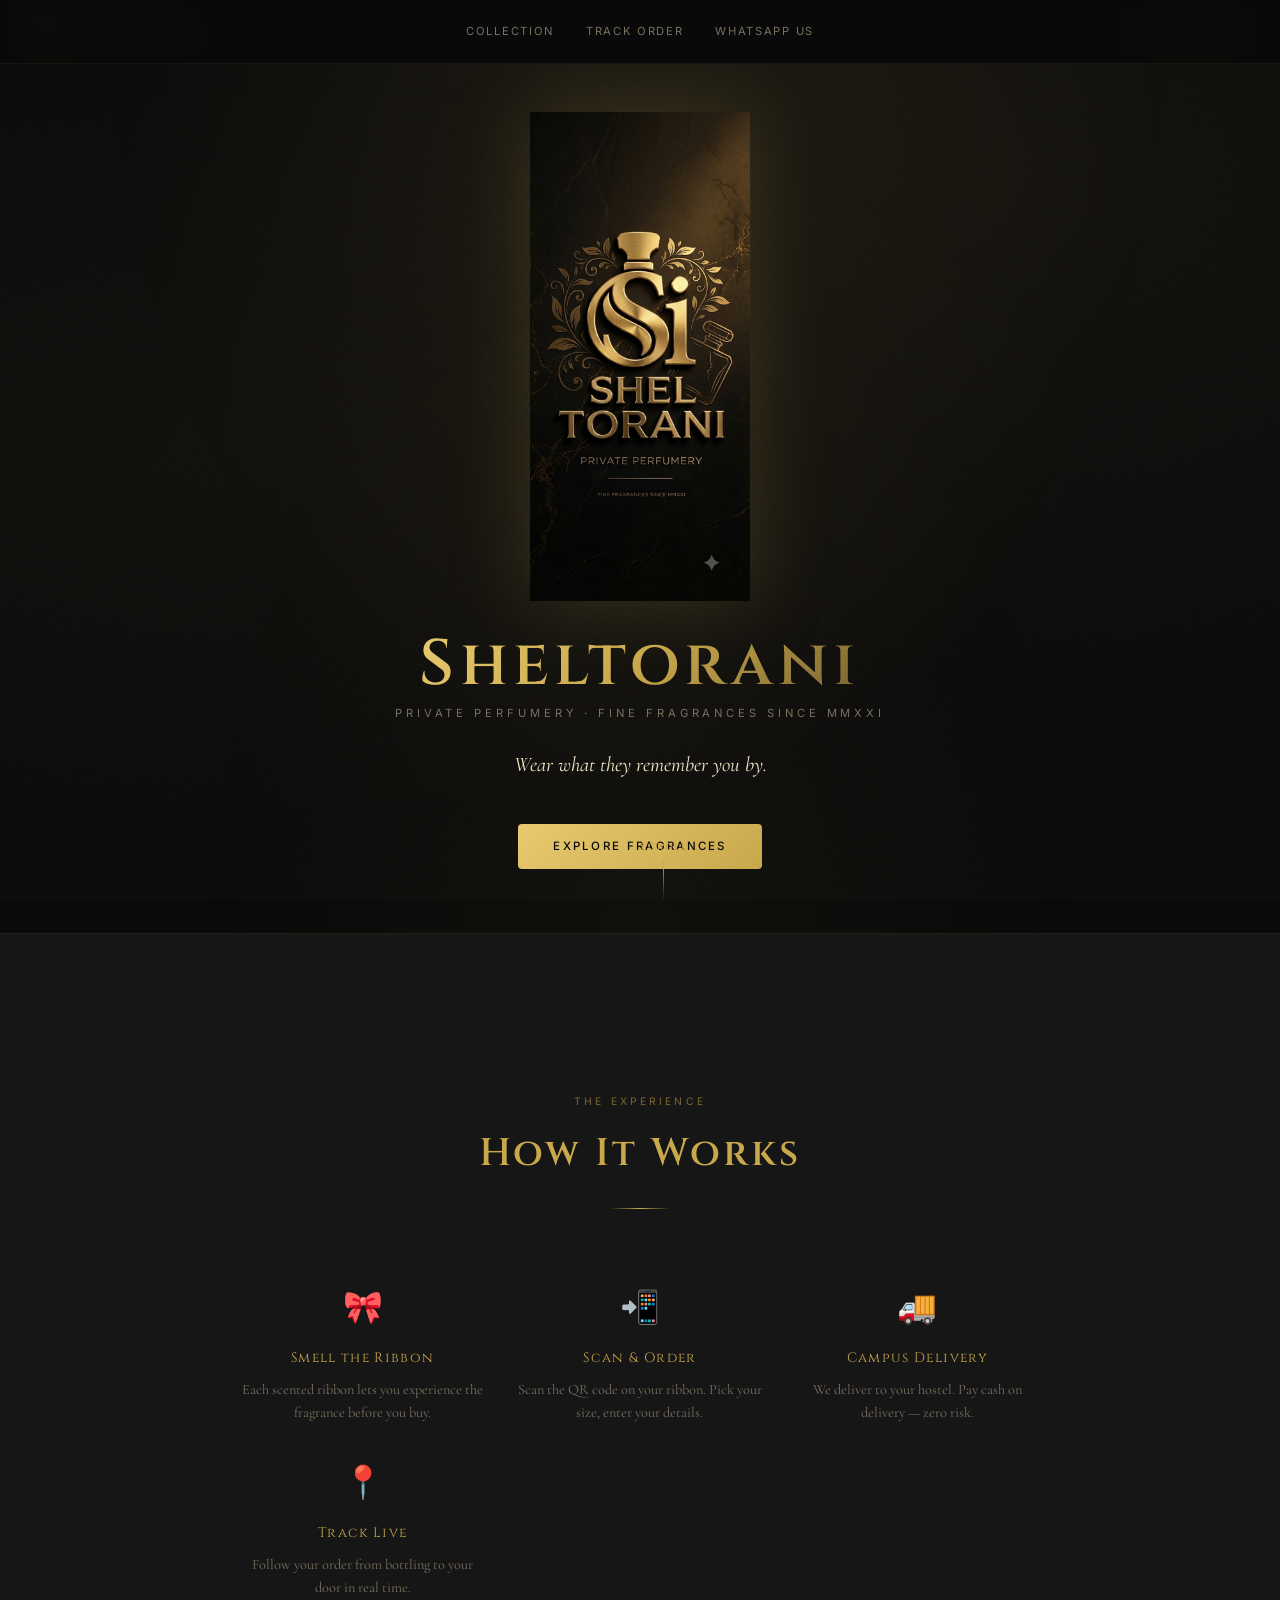
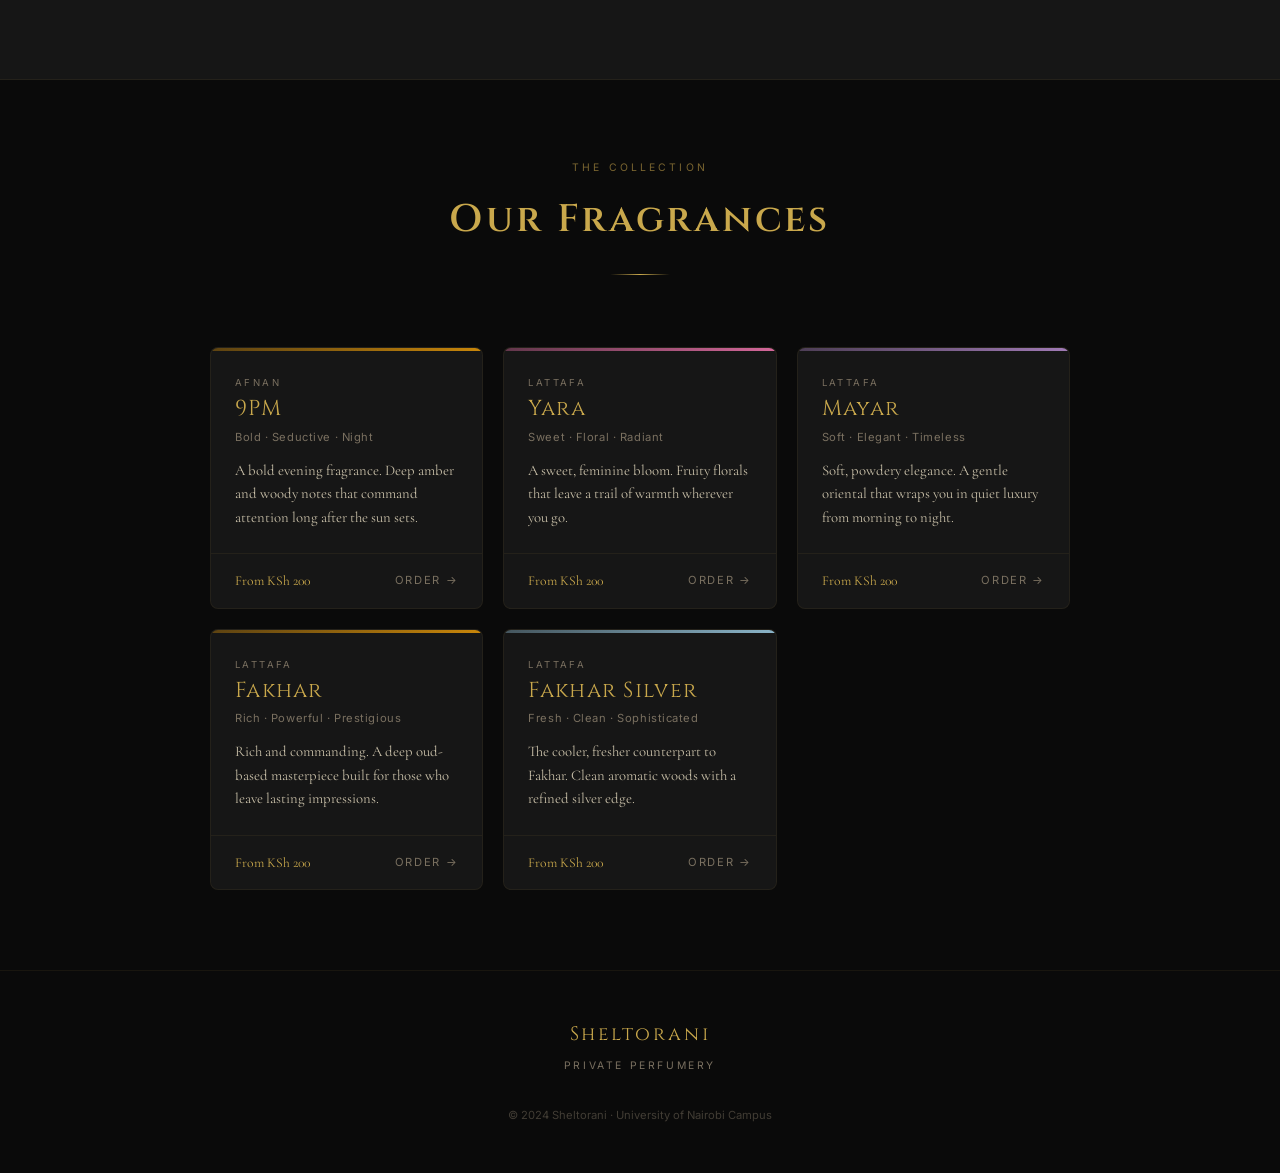
<file: index.html>
<!DOCTYPE html>
<html lang="en">
<head>
  <meta charset="UTF-8" />
  <meta name="viewport" content="width=device-width, initial-scale=1.0" />
  <title>Sheltorani — Private Perfumery</title>
  <meta name="description" content="Fine fragrances delivered on campus. Sheltorani Private Perfumery." />
  <link rel="stylesheet" href="style.css" />
  <!-- Favicon placeholder - replace with your logo -->
  <link rel="icon" type="image/png" href="logo.png" />
</head>
<body>

  <!-- NAV -->
  <nav>
    <a href="index.html" class="nav-logo">
      <img src="logo.png" alt="Sheltorani" onerror="this.style.display='none'" />
      <div>
        <div class="nav-logo-text">Sheltorani</div>
        <div class="nav-logo-sub">Private Perfumery</div>
      </div>
    </a>
    <a href="track.html" class="nav-track-btn">Track Order</a>
  </nav>

  <!-- HERO -->
  <section class="hero">
    <div class="hero-bg"></div>
    <img src="logo.png" alt="Sheltorani" class="hero-logo" onerror="this.style.display='none'" />
    <h1 class="hero-title">Sheltorani</h1>
    <div class="hero-subtitle">Private Perfumery · Fine Fragrances Since MMXXI</div>
    <p class="hero-tagline">Wear what they remember you by.</p>
    <div class="hero-cta">
      <a href="#catalog" class="btn-gold">Explore Fragrances</a>
    </div>
    <div class="scroll-indicator">
      <span>Scroll</span>
      <div class="scroll-line"></div>
    </div>
  </section>

  <!-- HOW IT WORKS -->
  <section class="how-it-works">
    <div class="section-header">
      <div class="section-eyebrow">The Experience</div>
      <h2>How It Works</h2>
      <div class="divider"></div>
    </div>
    <div class="steps-grid">
      <div>
        <span class="step-icon">🎀</span>
        <div class="step-title">Smell the Ribbon</div>
        <p class="step-desc">Each scented ribbon lets you experience the fragrance before you buy.</p>
      </div>
      <div>
        <span class="step-icon">📲</span>
        <div class="step-title">Scan & Order</div>
        <p class="step-desc">Scan the QR code on your ribbon. Pick your size, enter your details.</p>
      </div>
      <div>
        <span class="step-icon">🚚</span>
        <div class="step-title">Campus Delivery</div>
        <p class="step-desc">We deliver to your hostel. Pay cash on delivery — zero risk.</p>
      </div>
      <div>
        <span class="step-icon">📍</span>
        <div class="step-title">Track Live</div>
        <p class="step-desc">Follow your order from bottling to your door in real time.</p>
      </div>
    </div>
  </section>

  <!-- CATALOG -->
  <section id="catalog">
    <div class="section-header">
      <div class="section-eyebrow">The Collection</div>
      <h2>Our Fragrances</h2>
      <div class="divider"></div>
    </div>
    <div class="catalog">
      <div class="perfume-grid" id="perfumeGrid">
        <!-- Populated by JS -->
      </div>
    </div>
  </section>

  <!-- FOOTER -->
  <footer>
    <div class="footer-logo">Sheltorani</div>
    <div class="footer-sub">Private Perfumery</div>
    <nav class="footer-links">
      <a href="index.html">Collection</a>
      <a href="track.html">Track Order</a>
      <a href="https://wa.me/254745773645" target="_blank">WhatsApp Us</a>
    </nav>
    <div class="footer-copy">© 2024 Sheltorani · University of Nairobi Campus</div>
  </footer>

  <script src="data.js"></script>
  <script>
    // Build perfume grid
    const grid = document.getElementById('perfumeGrid');
    const { perfumes, sizes, currency } = SHELTORANI_CONFIG;
    const startPrice = sizes[0].price;

    perfumes.forEach(p => {
      const card = document.createElement('a');
      card.href = `perfume.html?id=${p.id}`;
      card.className = 'perfume-card';
      card.innerHTML = `
        <div class="perfume-card-accent" style="background: linear-gradient(90deg, ${p.color}66, ${p.color})"></div>
        <div class="perfume-card-body">
          <div class="perfume-card-brand">${p.brand}</div>
          <div class="perfume-card-name">${p.name}</div>
          <div class="perfume-card-mood">${p.mood}</div>
          <p class="perfume-card-desc">${p.description}</p>
        </div>
        <div class="perfume-card-footer">
          <span class="perfume-card-price">From ${currency} ${startPrice}</span>
          <span class="perfume-card-arrow">Order →</span>
        </div>
      `;
      grid.appendChild(card);
    });
  </script>
</body>
</html>
</file>
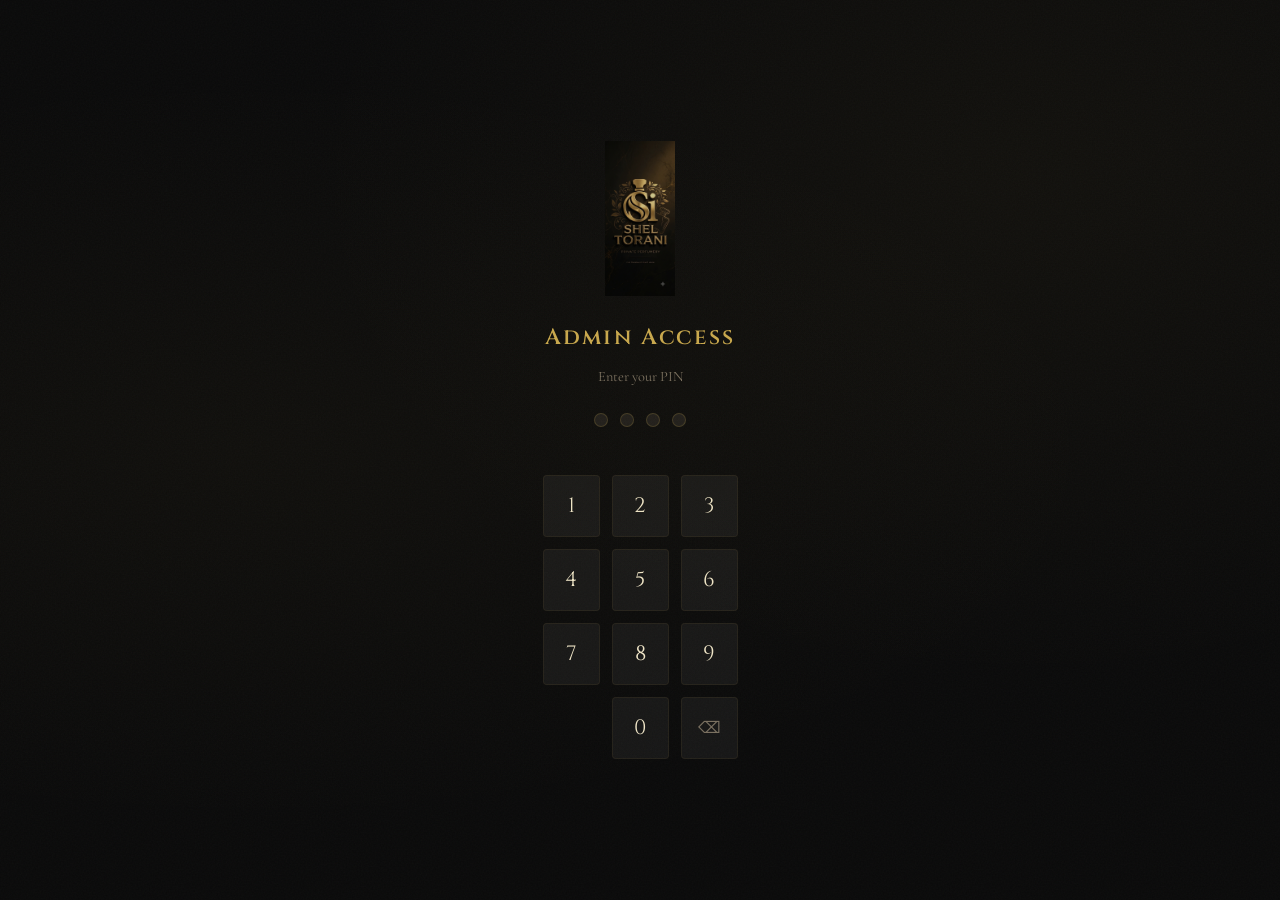
<file: admin.html>
<!DOCTYPE html>
<html lang="en">
<head>
  <meta charset="UTF-8" />
  <meta name="viewport" content="width=device-width, initial-scale=1.0" />
  <title>Sheltorani Admin</title>
  <link rel="stylesheet" href="style.css" />
  <link rel="icon" type="image/png" href="logo.png" />
  <style>
    .admin-login { min-height:100svh; display:flex; flex-direction:column; align-items:center; justify-content:center; padding:2rem; text-align:center; }
    .admin-panel { max-width:500px; margin:0 auto; padding:5rem 1.5rem 3rem; }
    .order-row { background:var(--marble-2); border:1px solid var(--border-soft); border-radius:var(--radius-lg); padding:1.25rem; margin-bottom:1rem; animation:fadeUp 0.4s ease both; }
    .order-row-top { display:flex; justify-content:space-between; align-items:flex-start; margin-bottom:0.75rem; }
    .order-row-id { font-family:var(--font-display); font-size:1.1rem; color:var(--gold); }
    .order-row-status { font-size:0.65rem; letter-spacing:0.12em; text-transform:uppercase; padding:0.3rem 0.75rem; border-radius:20px; }
    .status-bottling,.status-packaging { color:#c9a84c; border:1px solid #c9a84c44; background:#c9a84c11; }
    .status-delivery,.status-delivered { color:#4caf7c; border:1px solid #4caf7c44; background:#4caf7c11; }
    .order-row-meta { font-size:0.8rem; color:var(--text-muted); margin-bottom:0.4rem; font-family:var(--font-serif); }
    .status-selector { display:grid; grid-template-columns:repeat(2,1fr); gap:0.5rem; }
    .status-option { background:var(--marble-3); border:1px solid var(--border-soft); border-radius:var(--radius); padding:0.6rem; text-align:center; cursor:pointer; transition:var(--transition); font-size:0.7rem; color:var(--text-muted); }
    .status-option:hover { border-color:var(--border); color:var(--cream); }
    .status-option.selected { border-color:var(--gold); background:var(--gold-glow); color:var(--gold); }
    .status-icon { display:block; font-size:1.2rem; margin-bottom:0.3rem; }
    .stats-grid { display:grid; grid-template-columns:repeat(2,1fr); gap:1rem; margin-bottom:2rem; }
    .stat-card { background:var(--marble-2); border:1px solid var(--border-soft); border-radius:var(--radius-lg); padding:1.25rem; text-align:center; }
    .stat-number { font-family:var(--font-display); font-size:2rem; color:var(--gold); line-height:1; }
    .stat-label { font-size:0.65rem; letter-spacing:0.15em; text-transform:uppercase; color:var(--text-muted); margin-top:0.4rem; }
    .empty-state { text-align:center; padding:3rem 1.5rem; color:var(--text-muted); font-family:var(--font-serif); font-style:italic; }
    .tab-bar { display:flex; gap:0.5rem; margin-bottom:2rem; background:var(--marble-2); border:1px solid var(--border-soft); border-radius:var(--radius); padding:0.3rem; }
    .tab-btn { flex:1; background:transparent; border:none; border-radius:calc(var(--radius) - 2px); padding:0.6rem; font-family:var(--font-body); font-size:0.7rem; letter-spacing:0.1em; text-transform:uppercase; color:var(--text-muted); cursor:pointer; transition:var(--transition); }
    .tab-btn.active { background:var(--gold-glow); color:var(--gold); border:1px solid var(--border); }
    .section { display:none; }
    .section.active { display:block; }
    .pin-dots { display:flex; gap:0.75rem; justify-content:center; margin:1.5rem 0; }
    .pin-dot { width:14px; height:14px; border-radius:50%; border:1px solid var(--border); background:var(--marble-3); transition:var(--transition); }
    .pin-dot.filled { background:var(--gold); border-color:var(--gold); }
    .pin-grid { display:grid; grid-template-columns:repeat(3,1fr); gap:0.75rem; max-width:240px; margin:0 auto; }
    .pin-key { background:var(--marble-2); border:1px solid var(--border-soft); border-radius:var(--radius); padding:1rem; font-family:var(--font-display); font-size:1.3rem; color:var(--cream); cursor:pointer; text-align:center; transition:var(--transition); -webkit-tap-highlight-color:transparent; }
    .pin-key:active { background:var(--gold-glow); border-color:var(--gold); }
    .pin-error { color:#e05555; font-size:0.8rem; margin-top:0.5rem; }
    .loading { text-align:center; padding:2rem; color:var(--text-muted); font-family:var(--font-serif); font-style:italic; }
  </style>
</head>
<body>

  <!-- LOGIN -->
  <div class="admin-login" id="loginScreen">
    <img src="logo.png" alt="Sheltorani" style="width:70px;margin-bottom:1.5rem;opacity:0.8" onerror="this.style.display='none'" />
    <h1 style="font-size:1.4rem;color:var(--gold);font-family:var(--font-display);letter-spacing:0.1em">Admin Access</h1>
    <p style="font-family:var(--font-serif);color:var(--text-muted);font-size:0.9rem;margin-top:0.5rem">Enter your PIN</p>
    <div class="pin-dots" id="pinDots">
      <div class="pin-dot" id="d0"></div>
      <div class="pin-dot" id="d1"></div>
      <div class="pin-dot" id="d2"></div>
      <div class="pin-dot" id="d3"></div>
    </div>
    <div id="pinError"></div>
    <div class="pin-grid" style="margin-top:1.5rem">
      <button class="pin-key" onclick="pinPress('1')">1</button>
      <button class="pin-key" onclick="pinPress('2')">2</button>
      <button class="pin-key" onclick="pinPress('3')">3</button>
      <button class="pin-key" onclick="pinPress('4')">4</button>
      <button class="pin-key" onclick="pinPress('5')">5</button>
      <button class="pin-key" onclick="pinPress('6')">6</button>
      <button class="pin-key" onclick="pinPress('7')">7</button>
      <button class="pin-key" onclick="pinPress('8')">8</button>
      <button class="pin-key" onclick="pinPress('9')">9</button>
      <button class="pin-key" onclick="pinPress('0')" style="grid-column:2">0</button>
      <button class="pin-key" onclick="pinDelete()" style="font-size:1rem;color:var(--text-muted)">⌫</button>
    </div>
  </div>

  <!-- ADMIN PANEL -->
  <div id="adminPanel" style="display:none">
    <nav>
      <a href="index.html" class="nav-logo">
        <img src="logo.png" alt="Sheltorani" onerror="this.style.display='none'" />
        <div>
          <div class="nav-logo-text">Sheltorani</div>
          <div class="nav-logo-sub">Admin Panel</div>
        </div>
      </a>
      <button class="nav-track-btn" onclick="logout()">Lock</button>
    </nav>
    <div class="admin-panel">
      <div class="stats-grid" id="statsGrid"></div>
      <div class="tab-bar">
        <button class="tab-btn active" onclick="switchTab('active')">Active</button>
        <button class="tab-btn" onclick="switchTab('delivered')">Delivered</button>
        <button class="tab-btn" onclick="switchTab('search')">Search</button>
      </div>
      <div class="section active" id="tab-active"><div id="activeOrders"></div></div>
      <div class="section" id="tab-delivered"><div id="deliveredOrders"></div></div>
      <div class="section" id="tab-search">
        <div style="margin-bottom:1.5rem">
          <label class="form-label">Order Code</label>
          <div style="display:flex;gap:0.75rem">
            <input class="form-input" type="text" id="searchInput" placeholder="SHT-4K2M"
              style="text-transform:uppercase;letter-spacing:0.1em;font-family:var(--font-display)"
              oninput="this.value=this.value.toUpperCase()"
              onkeydown="if(event.key==='Enter')searchOrder()" />
            <button class="btn-gold" onclick="searchOrder()" style="flex-shrink:0;padding:0.85rem 1.2rem;font-size:0.7rem;border-radius:var(--radius)">Find</button>
          </div>
        </div>
        <div id="searchResult"></div>
      </div>
    </div>
  </div>

  <div class="toast" id="toast"></div>

  <script src="data.js"></script>
  <script>
    // ── REPLACE THIS WITH YOUR APPS SCRIPT URL ──
    const SCRIPT_URL = 'https://script.google.com/macros/s/AKfycbzV3auRoUQJshElYq-uOJdxCVmU6SCUWT5KtRzgYCBJW2NZABGhCL3JyKwPD4mkxPs/exec';

    // ── CHANGE THIS TO YOUR OWN PIN ──
    const ADMIN_PIN = '1234';
    let pinEntry = '';

    function pinPress(digit) {
      if (pinEntry.length >= 4) return;
      pinEntry += digit;
      updatePinDots();
      if (pinEntry.length === 4) setTimeout(checkPin, 200);
    }
    function pinDelete() {
      pinEntry = pinEntry.slice(0,-1);
      updatePinDots();
      document.getElementById('pinError').innerHTML = '';
    }
    function updatePinDots() {
      for (let i=0;i<4;i++) document.getElementById(`d${i}`).classList.toggle('filled', i < pinEntry.length);
    }
    function checkPin() {
      if (pinEntry === ADMIN_PIN) {
        document.getElementById('loginScreen').style.display = 'none';
        document.getElementById('adminPanel').style.display = 'block';
        loadPanel();
      } else {
        document.getElementById('pinError').innerHTML = '<div class="pin-error">Incorrect PIN</div>';
        pinEntry = ''; updatePinDots();
      }
    }
    function logout() {
      pinEntry = ''; updatePinDots();
      document.getElementById('loginScreen').style.display = 'flex';
      document.getElementById('adminPanel').style.display = 'none';
    }

    const STATUS_LABELS = {
      bottling:  { label:'Blending & Bottling', icon:'🧴' },
      packaging: { label:'Packaging',           icon:'🎀' },
      delivery:  { label:'Out for Delivery',    icon:'🛵' },
      delivered: { label:'Delivered',           icon:'✅' }
    };

    function formatTime(iso) {
      return new Date(iso).toLocaleString('en-KE', { hour:'2-digit', minute:'2-digit', month:'short', day:'numeric' });
    }

    function renderOrderCard(order) {
      const s = STATUS_LABELS[order.status] || { label:order.status, icon:'📦' };
      return `
        <div class="order-row" id="card-${order.orderID}">
          <div class="order-row-top">
            <div>
              <div class="order-row-id">${order.orderID}</div>
              <div class="order-row-meta">${order.perfume} · ${order.size}ml · KSh ${order.price}</div>
              <div class="order-row-meta">${order.name} · ${order.phone}</div>
            </div>
            <span class="order-row-status status-${order.status}">${s.icon} ${s.label}</span>
          </div>
          <div class="status-selector">
            <div class="status-option ${order.status==='bottling'?'selected':''}" onclick="setStatus('${order.orderID}','bottling',this)">
              <span class="status-icon">🧴</span>Bottling
            </div>
            <div class="status-option ${order.status==='packaging'?'selected':''}" onclick="setStatus('${order.orderID}','packaging',this)">
              <span class="status-icon">🎀</span>Packaging
            </div>
            <div class="status-option ${order.status==='delivery'?'selected':''}" onclick="setStatus('${order.orderID}','delivery',this)">
              <span class="status-icon">🛵</span>Delivery
            </div>
            <div class="status-option ${order.status==='delivered'?'selected':''}" onclick="setStatus('${order.orderID}','delivered',this)">
              <span class="status-icon">✅</span>Delivered
            </div>
          </div>
          <div style="margin-top:0.75rem;font-size:0.7rem;color:var(--text-muted)">Placed: ${formatTime(order.placedAt)}</div>
        </div>`;
    }

    async function loadPanel() {
      document.getElementById('activeOrders').innerHTML = '<div class="loading">Loading orders...</div>';
      try {
        const res  = await fetch(SCRIPT_URL);
        const data = await res.json();
        if (!data.success) throw new Error('Failed');
        const orders    = data.orders;
        const active    = orders.filter(o => o.status !== 'delivered');
        const delivered = orders.filter(o => o.status === 'delivered');
        const revenue   = delivered.reduce((s,o) => s + Number(o.price), 0);
        document.getElementById('statsGrid').innerHTML = `
          <div class="stat-card"><div class="stat-number">${active.length}</div><div class="stat-label">Active</div></div>
          <div class="stat-card"><div class="stat-number">${delivered.length}</div><div class="stat-label">Delivered</div></div>
          <div class="stat-card"><div class="stat-number">${orders.length}</div><div class="stat-label">Total</div></div>
          <div class="stat-card"><div class="stat-number" style="font-size:1.2rem">KSh ${revenue.toLocaleString()}</div><div class="stat-label">Revenue</div></div>`;
        document.getElementById('activeOrders').innerHTML = active.length ? active.map(renderOrderCard).join('') : '<div class="empty-state">No active orders right now.</div>';
        document.getElementById('deliveredOrders').innerHTML = delivered.length ? delivered.map(renderOrderCard).join('') : '<div class="empty-state">No delivered orders yet.</div>';
      } catch(e) {
        document.getElementById('activeOrders').innerHTML = '<div class="empty-state">Could not load orders. Check your connection.</div>';
      }
    }

    async function setStatus(orderId, newStatus, clickedEl) {
      try {
        await fetch(SCRIPT_URL, {
          method: 'POST',
          body: JSON.stringify({ action:'updateStatus', orderID:orderId, status:newStatus })
        });
        const card = document.getElementById(`card-${orderId}`);
        card.querySelectorAll('.status-option').forEach(b => b.classList.remove('selected'));
        clickedEl.classList.add('selected');
        const s = STATUS_LABELS[newStatus];
        card.querySelector('.order-row-status').className = `order-row-status status-${newStatus}`;
        card.querySelector('.order-row-status').textContent = `${s.icon} ${s.label}`;
        showToast(`✅ ${orderId} → ${s.label}`);
      } catch(e) {
        showToast('Update failed. Try again.', true);
      }
    }

    async function searchOrder() {
      const raw = document.getElementById('searchInput').value.trim().toUpperCase();
      const id  = raw.startsWith('SHT-') ? raw : `SHT-${raw}`;
      const result = document.getElementById('searchResult');
      result.innerHTML = '<div class="loading">Searching...</div>';
      try {
        const res  = await fetch(`${SCRIPT_URL}?orderID=${id}`);
        const data = await res.json();
        result.innerHTML = data.success ? renderOrderCard(data.order) : '<div class="empty-state">Order not found.</div>';
      } catch(e) {
        result.innerHTML = '<div class="empty-state">Connection error.</div>';
      }
    }

    function switchTab(name) {
      document.querySelectorAll('.tab-btn').forEach((b,i) => b.classList.toggle('active', ['active','delivered','search'][i]===name));
      document.querySelectorAll('.section').forEach(s => s.classList.remove('active'));
      document.getElementById(`tab-${name}`).classList.add('active');
    }

    function showToast(msg, isError=false) {
      const t = document.getElementById('toast');
      t.textContent = msg;
      t.className = 'toast show' + (isError?' error':'');
      setTimeout(() => t.className='toast', 3000);
    }
  </script>
</body>
</html>
</file>
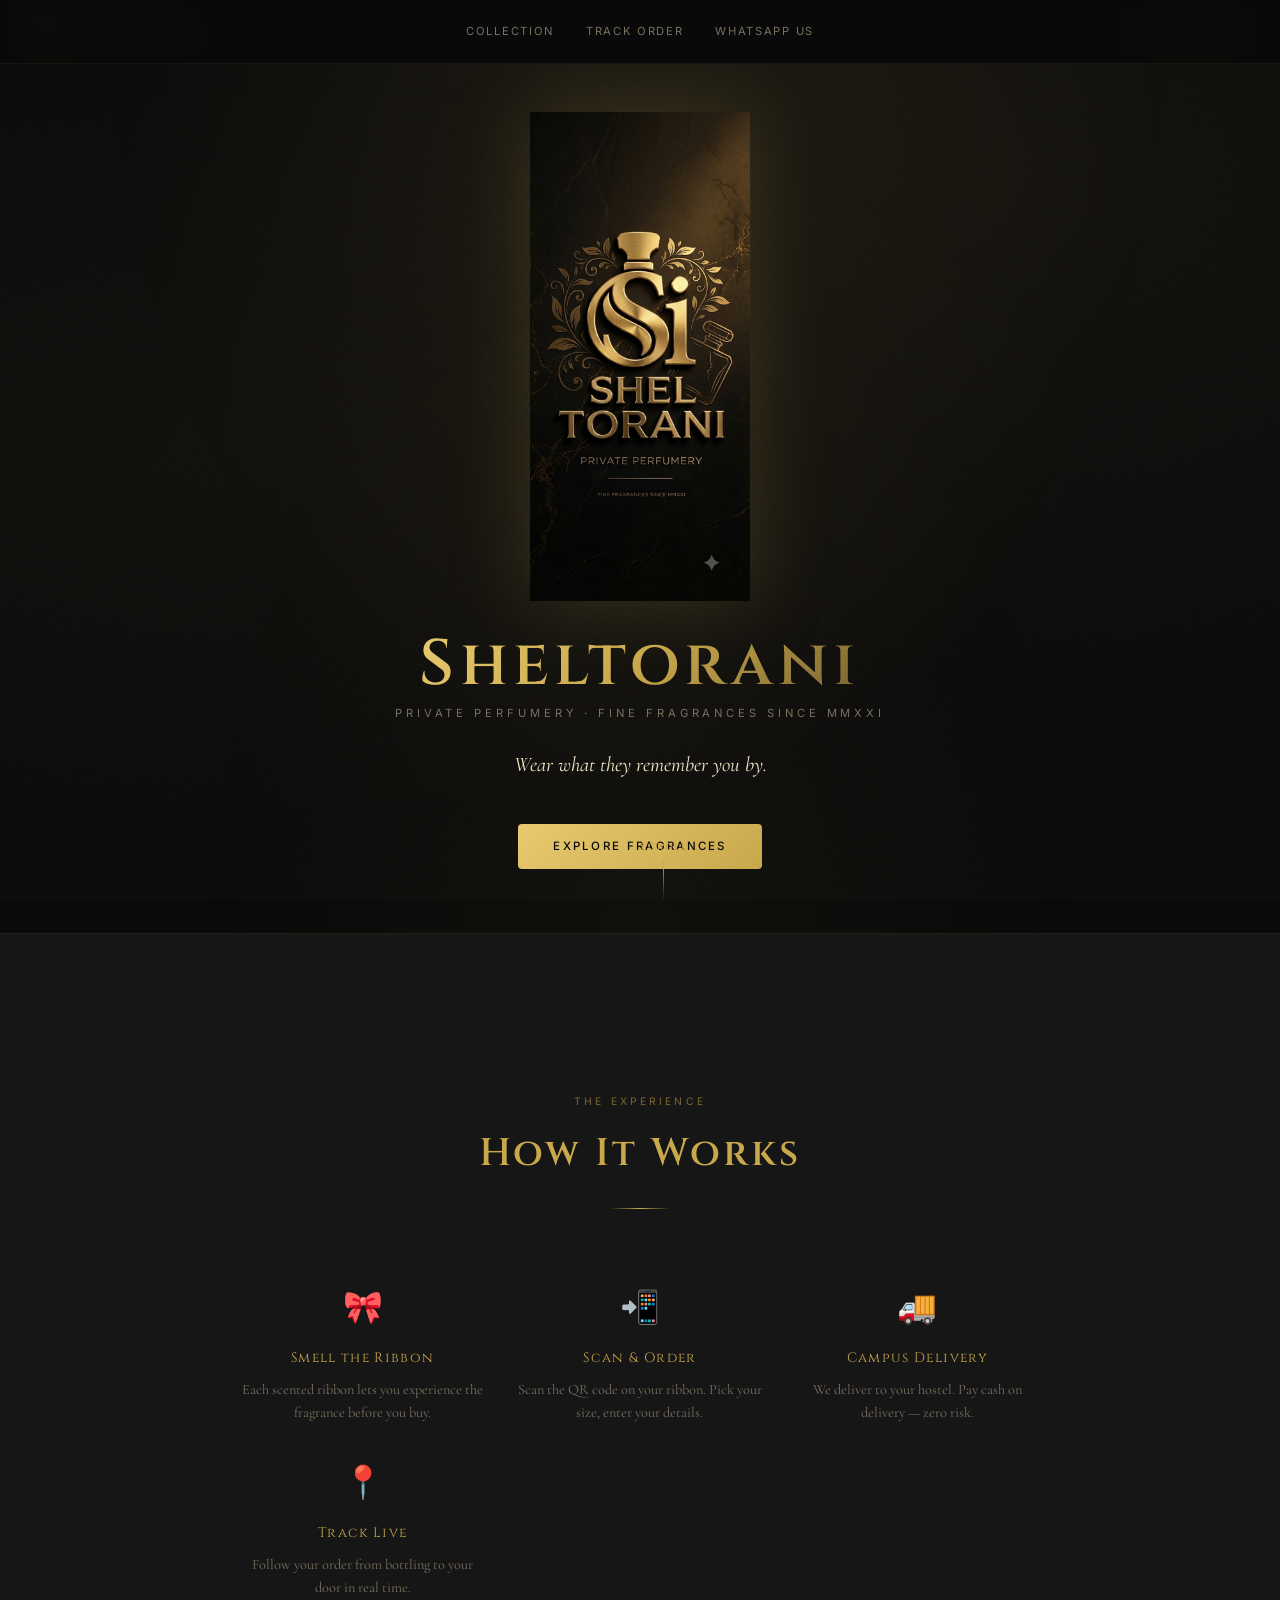
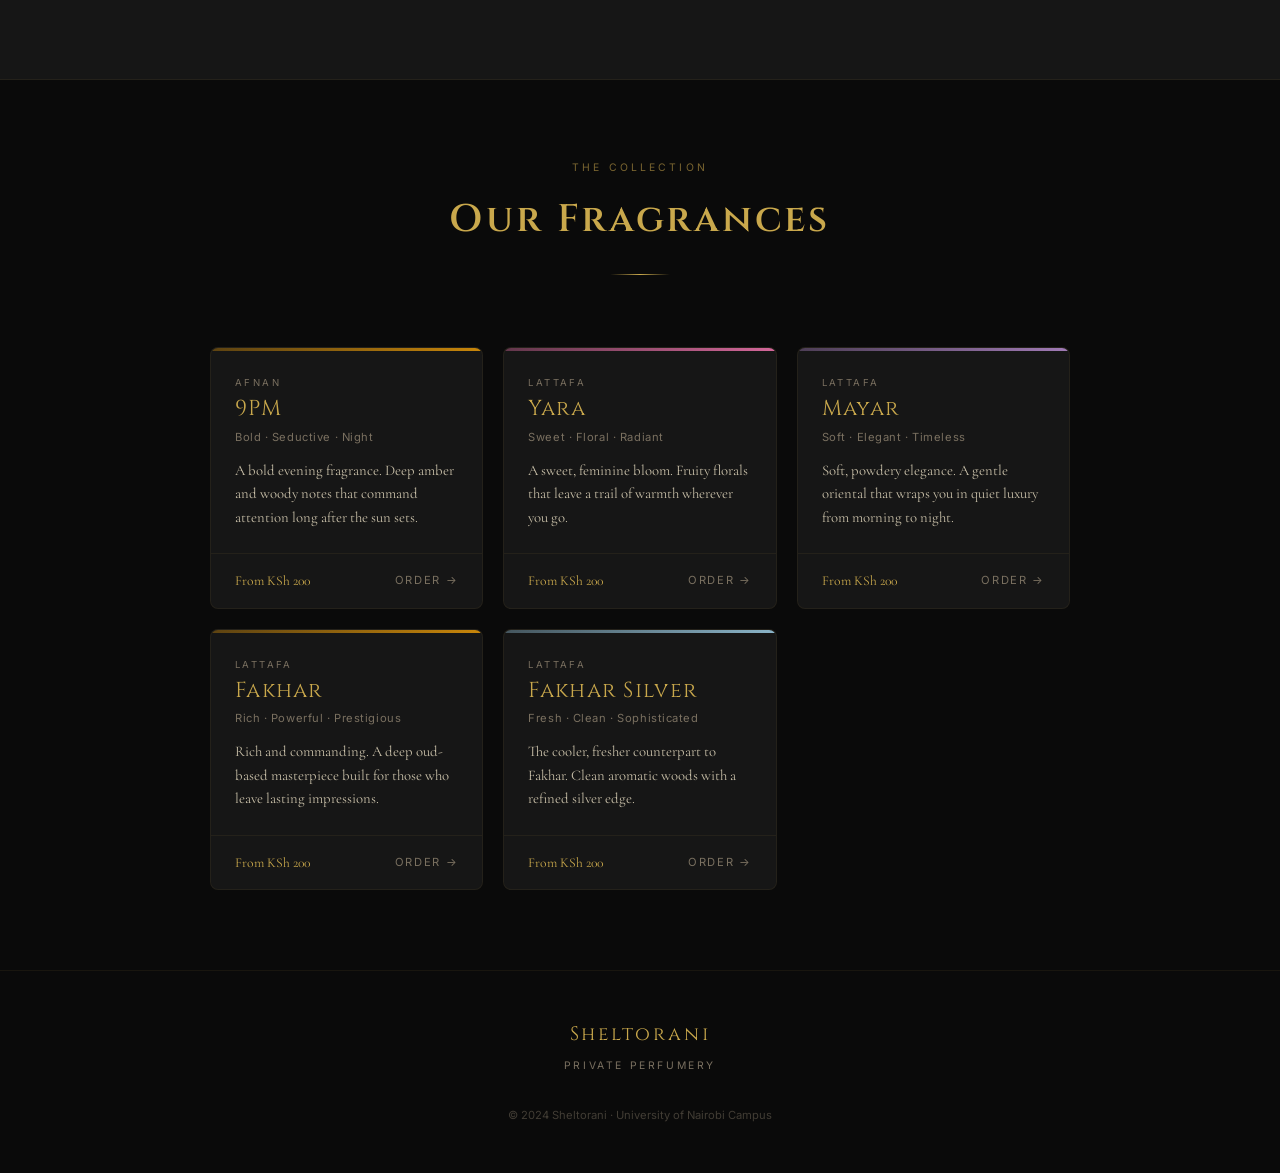
<file: confirm.html>
<!DOCTYPE html>
<html lang="en">
<head>
  <meta charset="UTF-8" />
  <meta name="viewport" content="width=device-width, initial-scale=1.0" />
  <title>Order Confirmed — Sheltorani</title>
  <link rel="stylesheet" href="style.css" />
  <link rel="icon" type="image/png" href="logo.png" />
</head>
<body>

  <nav>
    <a href="index.html" class="nav-logo">
      <img src="logo.png" alt="Sheltorani" onerror="this.style.display='none'" />
      <div>
        <div class="nav-logo-text">Sheltorani</div>
        <div class="nav-logo-sub">Private Perfumery</div>
      </div>
    </a>
    <a href="track.html" class="nav-track-btn">Track Order</a>
  </nav>

  <div class="confirm-page" style="padding-top:80px">
    <div class="confirm-icon">✦</div>
    <h1 class="confirm-title">Order Received</h1>
    <p style="font-family:var(--font-serif);font-size:1.1rem;color:var(--text-muted);font-style:italic">
      Your fragrance is being prepared
    </p>

    <!-- ORDER CODE -->
    <div style="margin:1.5rem 0;text-align:center">
      <div style="font-size:0.65rem;letter-spacing:0.25em;text-transform:uppercase;color:var(--text-muted);margin-bottom:0.5rem">
        Your Order Code
      </div>
      <div class="confirm-code" id="confirmCode">SHT-????</div>

      <!-- COPY BUTTON -->
      <button id="copyBtn" onclick="copyCode()" style="
        margin-top:0.75rem;
        background:transparent;
        border:1px solid var(--border);
        border-radius:var(--radius);
        color:var(--text-muted);
        font-family:var(--font-body);
        font-size:0.7rem;
        letter-spacing:0.15em;
        text-transform:uppercase;
        padding:0.5rem 1.2rem;
        cursor:pointer;
        transition:var(--transition);
      ">📋 Copy Code</button>
    </div>

    <!-- ORDER SUMMARY -->
    <div id="orderSummary" style="
      background:var(--marble-2);
      border:1px solid var(--border-soft);
      border-radius:var(--radius-lg);
      padding:1.25rem 1.5rem;
      margin-bottom:2rem;
      text-align:left;
      max-width:360px;
      width:100%;
    "></div>

    <!-- MAIN ACTION: TRACK -->
    <div style="width:100%;max-width:360px;display:flex;flex-direction:column;gap:0.75rem">
      <a id="trackBtn" href="track.html" class="btn-gold" style="text-align:center;padding:1.1rem">
        📍 Track My Order Live
      </a>
      <a href="index.html" class="btn-outline" style="text-align:center">
        Back to Collection
      </a>
    </div>

    <p style="margin-top:2rem;font-size:0.75rem;color:var(--text-muted);max-width:300px;line-height:1.6;text-align:center">
      We deliver to your campus location and collect cash on arrival.<br/>
      Questions? <a href="https://wa.me/254745773645" style="color:var(--gold);text-decoration:none">WhatsApp us →</a>
    </p>
  </div>

  <div class="toast" id="toast"></div>

  <script src="data.js"></script>
  <script>
    const params  = new URLSearchParams(window.location.search);
    const orderId = params.get('id');
    if (!orderId) { window.location.href = 'index.html'; }

    document.getElementById('confirmCode').textContent = orderId;
    // Track button auto-fills the order code
    document.getElementById('trackBtn').href = `track.html?id=${orderId}`;

    // Load summary
    const stored = localStorage.getItem(`order_${orderId}`);
    if (stored) {
      const order = JSON.parse(stored);
      document.getElementById('orderSummary').innerHTML = `
        <div style="display:grid;gap:0.75rem">
          <div style="display:flex;justify-content:space-between">
            <span style="font-size:0.65rem;letter-spacing:0.15em;text-transform:uppercase;color:var(--text-muted)">Perfume</span>
            <span style="font-family:var(--font-serif);color:var(--cream)">${order.perfume}</span>
          </div>
          <div style="height:1px;background:var(--border-soft)"></div>
          <div style="display:flex;justify-content:space-between">
            <span style="font-size:0.65rem;letter-spacing:0.15em;text-transform:uppercase;color:var(--text-muted)">Size</span>
            <span style="font-family:var(--font-serif);color:var(--cream)">${order.size}ml</span>
          </div>
          <div style="height:1px;background:var(--border-soft)"></div>
          <div style="display:flex;justify-content:space-between">
            <span style="font-size:0.65rem;letter-spacing:0.15em;text-transform:uppercase;color:var(--text-muted)">Total</span>
            <span style="font-family:var(--font-serif);font-size:1.2rem;color:var(--gold)">KSh ${order.price}</span>
          </div>
          <div style="height:1px;background:var(--border-soft)"></div>
          <div style="display:flex;justify-content:space-between">
            <span style="font-size:0.65rem;letter-spacing:0.15em;text-transform:uppercase;color:var(--text-muted)">Payment</span>
            <span style="font-family:var(--font-serif);color:var(--cream)">Cash on Delivery</span>
          </div>
        </div>
      `;
    }

    // Copy code
    function copyCode() {
      navigator.clipboard.writeText(orderId).then(() => {
        const btn = document.getElementById('copyBtn');
        btn.textContent = '✓ Copied!';
        btn.style.color = 'var(--gold)';
        btn.style.borderColor = 'var(--gold)';
        setTimeout(() => {
          btn.textContent = '📋 Copy Code';
          btn.style.color = 'var(--text-muted)';
          btn.style.borderColor = 'var(--border)';
        }, 2000);
      });
    }
  </script>
</body>
</html>
</file>
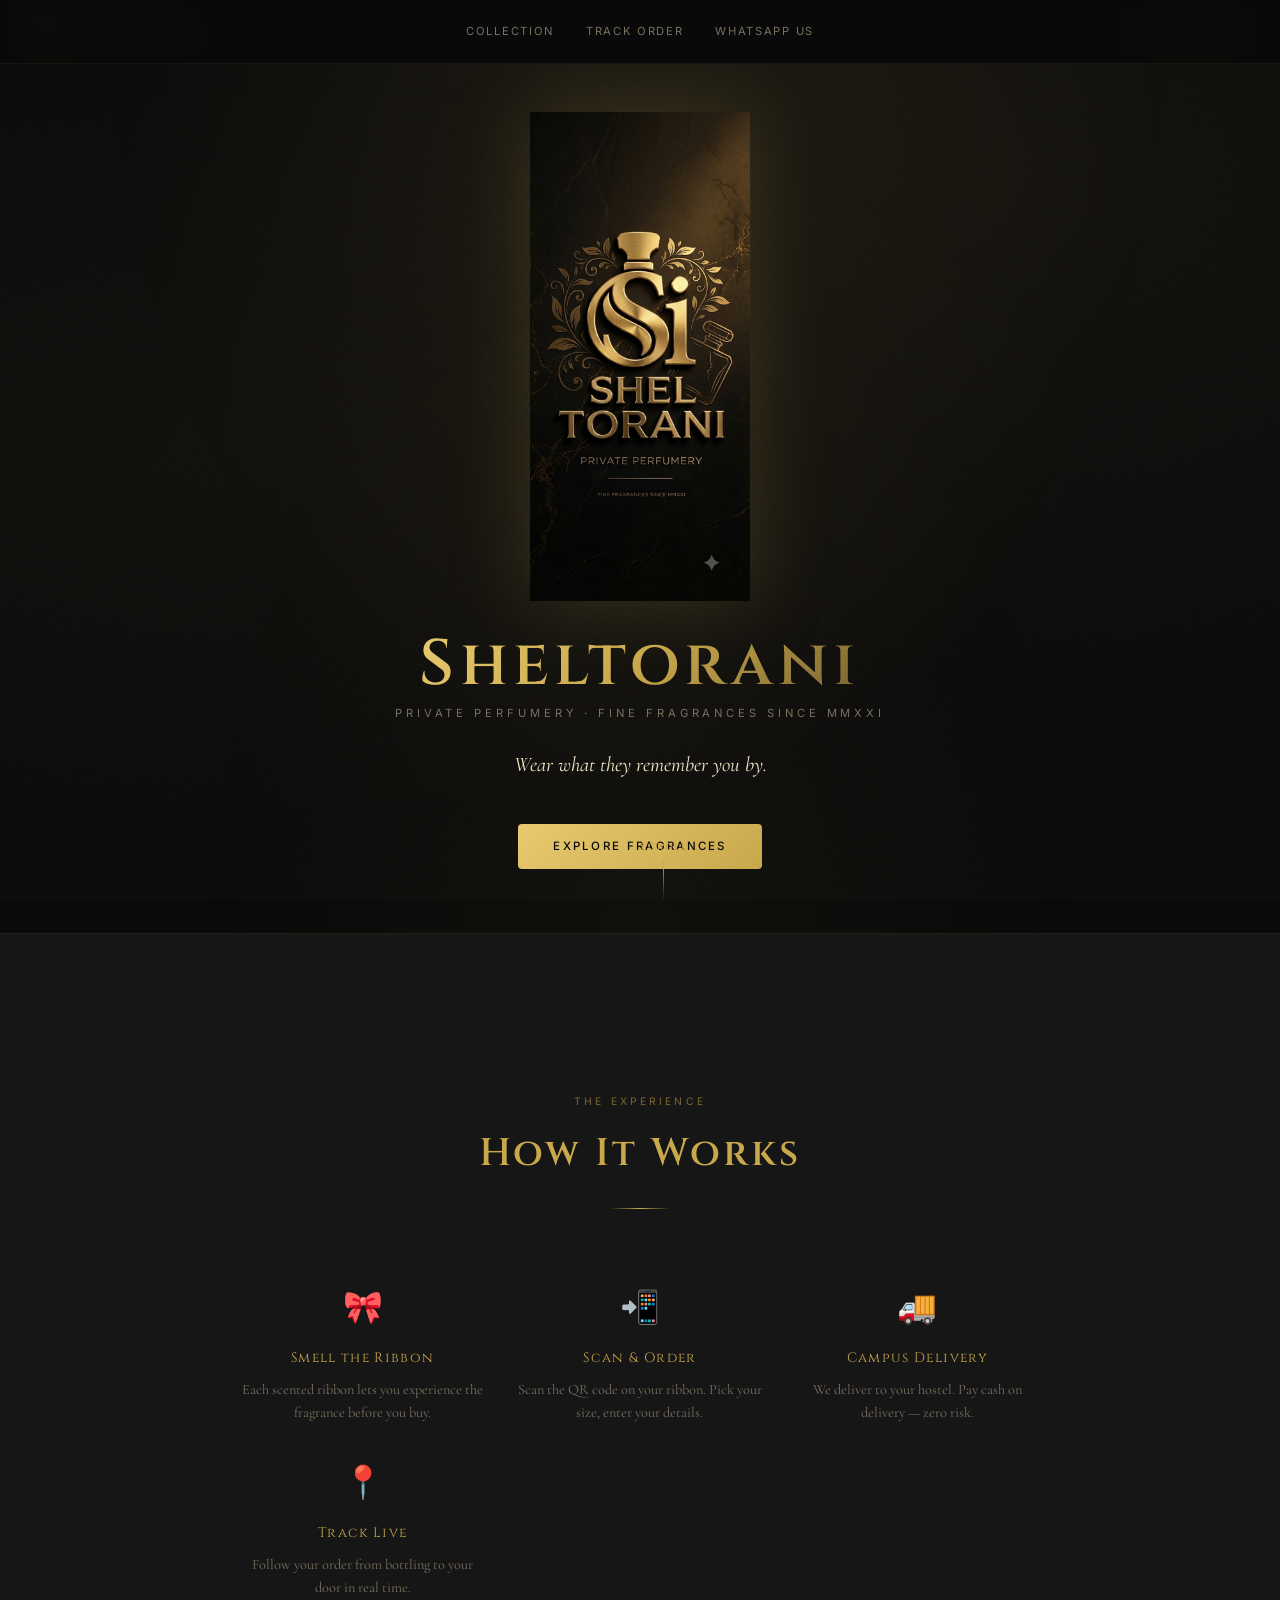
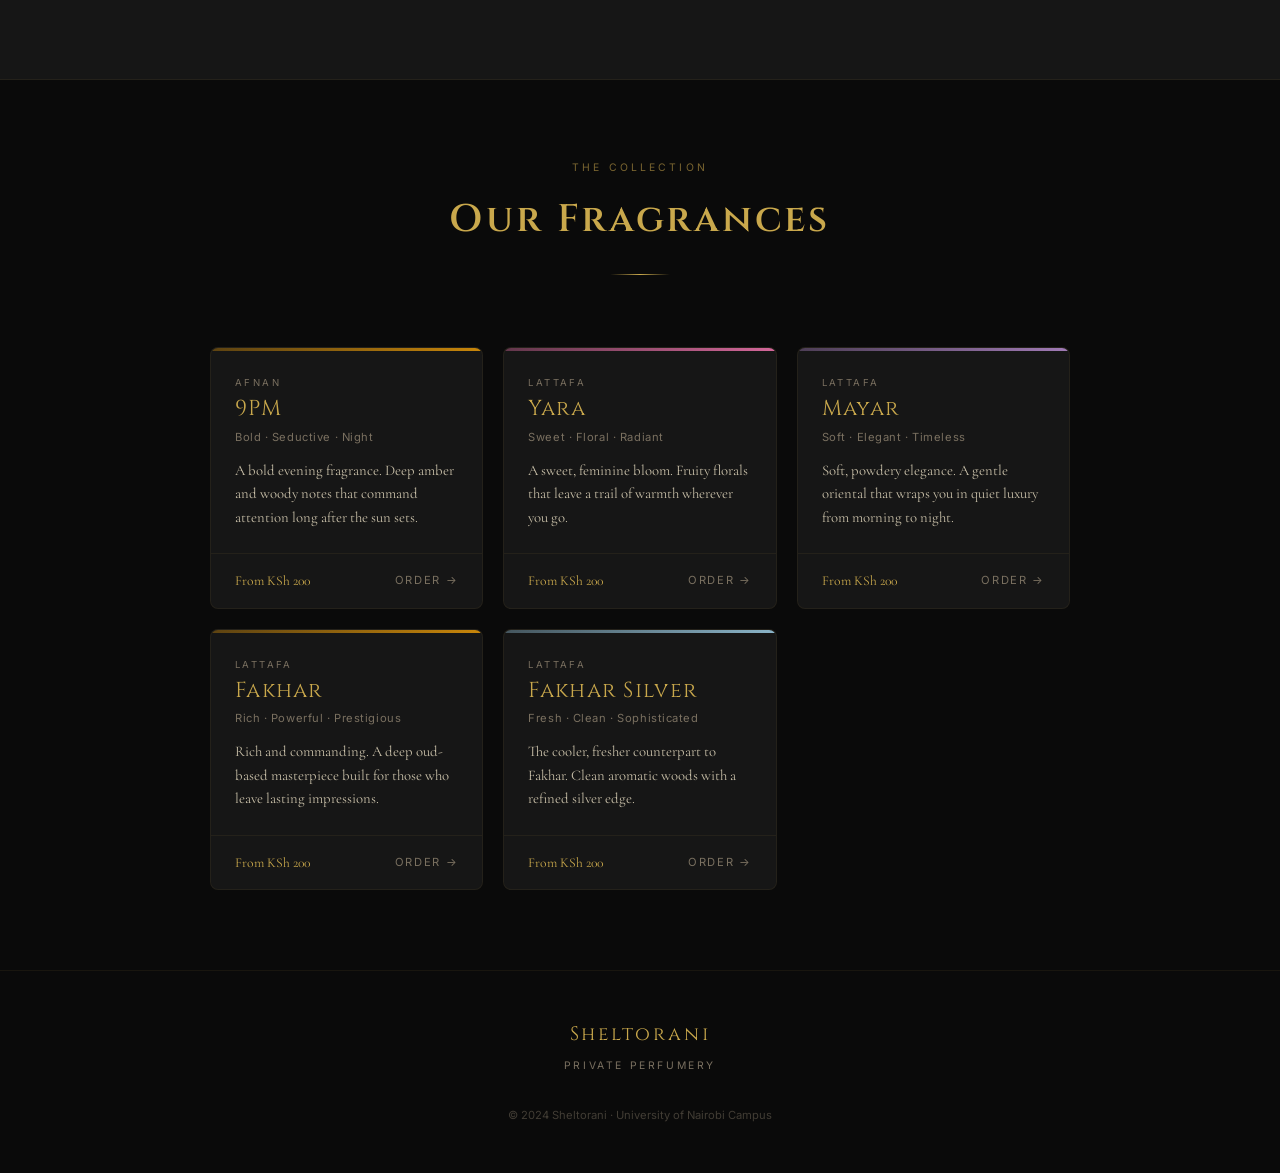
<file: perfume.html>
<!DOCTYPE html>
<html lang="en">
<head>
  <meta charset="UTF-8" />
  <meta name="viewport" content="width=device-width, initial-scale=1.0" />
  <title>Sheltorani</title>
  <link rel="stylesheet" href="style.css" />
  <link rel="icon" type="image/png" href="logo.png" />
</head>
<body>
  <nav>
    <a href="index.html" class="nav-logo">
      <img src="logo.png" alt="Sheltorani" onerror="this.style.display='none'" />
      <div>
        <div class="nav-logo-text">Sheltorani</div>
        <div class="nav-logo-sub">Private Perfumery</div>
      </div>
    </a>
    <a href="track.html" class="nav-track-btn">Track Order</a>
  </nav>

  <div class="perfume-page">
    <div class="perfume-hero" id="perfumeHero">
      <a href="index.html" class="back-btn">← Back to Collection</a>
    </div>
    <div class="order-section">
      <div class="order-inner">
        <h2 class="order-title">Place Your Order</h2>
        <p class="order-subtitle">Select your size · Pay cash on delivery</p>
        <div class="size-grid" id="sizeGrid"></div>
        <div class="price-display">
          <div>
            <div class="price-label">Total</div>
            <div class="price-amount" id="priceAmount">KSh 200</div>
            <div class="price-note">Cash on delivery</div>
          </div>
          <div style="text-align:right">
            <div class="price-label">Size</div>
            <div style="font-family:var(--font-serif);font-size:1.4rem;color:var(--gold)" id="sizeDisplay">6ml</div>
          </div>
        </div>
        <div class="form-group">
          <label class="form-label" for="customerName">Your Full Name</label>
          <input class="form-input" type="text" id="customerName" placeholder="e.g. John Kamau" autocomplete="name" />
        </div>
        <div class="form-group">
          <label class="form-label" for="customerPhone">Phone Number</label>
          <input class="form-input" type="tel" id="customerPhone" placeholder="e.g. 0712 345 678" autocomplete="tel" />
        </div>
        <button class="submit-btn" id="submitBtn" onclick="placeOrder()">
          Place Order — Cash on Delivery
        </button>
        <div class="delivery-badge">
          <div class="delivery-dot"></div>
          <span>University of Nairobi campus delivery · Pay when you receive</span>
        </div>
      </div>
    </div>
  </div>

  <div class="toast" id="toast"></div>

  <script src="data.js"></script>
  <script>
    // ── REPLACE THIS WITH YOUR APPS SCRIPT URL AFTER DEPLOYING ──
    const SCRIPT_URL = 'https://script.google.com/macros/s/AKfycbzV3auRoUQJshElYq-uOJdxCVmU6SCUWT5KtRzgYCBJW2NZABGhCL3JyKwPD4mkxPs/exec';

    const params  = new URLSearchParams(window.location.search);
    const id      = params.get('id');
    const { perfumes, sizes, currency, whatsapp } = SHELTORANI_CONFIG;
    const perfume = perfumes.find(p => p.id === id);
    if (!perfume) { window.location.href = 'index.html'; }
    document.title = `${perfume.name} — Sheltorani`;

    const hero = document.getElementById('perfumeHero');
    hero.innerHTML += `
      <div class="perfume-eyebrow">${perfume.brand}</div>
      <h1 class="perfume-title">${perfume.name}</h1>
      <span class="perfume-mood-tag">${perfume.gender} · ${perfume.mood}</span>
      <p class="perfume-description">${perfume.description}</p>
      <div class="notes-grid">
        <div class="note-item"><div class="note-label">Top Notes</div><div class="note-value">${perfume.notes.top}</div></div>
        <div class="note-item"><div class="note-label">Heart Notes</div><div class="note-value">${perfume.notes.heart}</div></div>
        <div class="note-item"><div class="note-label">Base Notes</div><div class="note-value">${perfume.notes.base}</div></div>
      </div>
    `;

    let selectedSize = sizes[0];
    const sizeGrid = document.getElementById('sizeGrid');
    sizes.forEach((s, i) => {
      const btn = document.createElement('button');
      btn.className = 'size-btn' + (i === 0 ? ' active' : '');
      btn.innerHTML = `<span class="size-ml">${s.ml}ml</span><span class="size-price">${currency} ${s.price}</span>`;
      btn.onclick = () => selectSize(s, btn);
      sizeGrid.appendChild(btn);
    });

    function selectSize(size, btn) {
      selectedSize = size;
      document.querySelectorAll('.size-btn').forEach(b => b.classList.remove('active'));
      btn.classList.add('active');
      document.getElementById('priceAmount').textContent = `${currency} ${size.price}`;
      document.getElementById('sizeDisplay').textContent = `${size.ml}ml`;
    }

    function showToast(msg, isError = false) {
      const t = document.getElementById('toast');
      t.textContent = msg;
      t.className = 'toast show' + (isError ? ' error' : '');
      setTimeout(() => t.className = 'toast', 3500);
    }

    function generateOrderId() {
      const chars = 'ABCDEFGHJKLMNPQRSTUVWXYZ23456789';
      let id = 'SHT-';
      for (let i = 0; i < 4; i++) id += chars[Math.floor(Math.random() * chars.length)];
      return id;
    }

    async function placeOrder() {
      const name  = document.getElementById('customerName').value.trim();
      const phone = document.getElementById('customerPhone').value.trim();
      if (!name)  { showToast('Please enter your name', true); return; }
      if (!phone) { showToast('Please enter your phone number', true); return; }
      if (phone.replace(/\s/g,'').length < 9) { showToast('Please enter a valid phone number', true); return; }

      const btn = document.getElementById('submitBtn');
      btn.disabled = true;
      btn.textContent = 'Placing order...';

      const orderId = generateOrderId();
      const orderData = {
        action:   'newOrder',
        orderID:  orderId,
        perfume:  perfume.name,
        size:     selectedSize.ml,
        price:    selectedSize.price,
        name:     name,
        phone:    phone
      };

      try {
        await fetch(SCRIPT_URL, {
          method: 'POST',
          body: JSON.stringify(orderData)
        });
      } catch(e) {
        // Continue even if fetch fails
      }

      // Save all orders as a list so customer can track all their orders
      const existing = JSON.parse(localStorage.getItem('sheltorani_orders') || '[]');
      if (!existing.includes(orderId)) existing.unshift(orderId);
      localStorage.setItem('sheltorani_orders', JSON.stringify(existing));

      // WhatsApp notification to owner
      const msg = encodeURIComponent(
        `🌟 NEW SHELTORANI ORDER\n\nOrder ID: ${orderId}\nPerfume: ${perfume.name}\nSize: ${selectedSize.ml}ml\nAmount: KSh ${selectedSize.price}\n\nCustomer: ${name}\nPhone: ${phone}\n\nPayment: Cash on Delivery`
      );
      setTimeout(() => {
        window.open(`https://wa.me/${whatsapp}?text=${msg}`, '_blank');
        window.location.href = `confirm.html?id=${orderId}&perfume=${encodeURIComponent(perfume.name)}&size=${selectedSize.ml}&price=${selectedSize.price}&name=${encodeURIComponent(name)}`;
      }, 800);
    }
  </script>
</body>
</html>
</file>
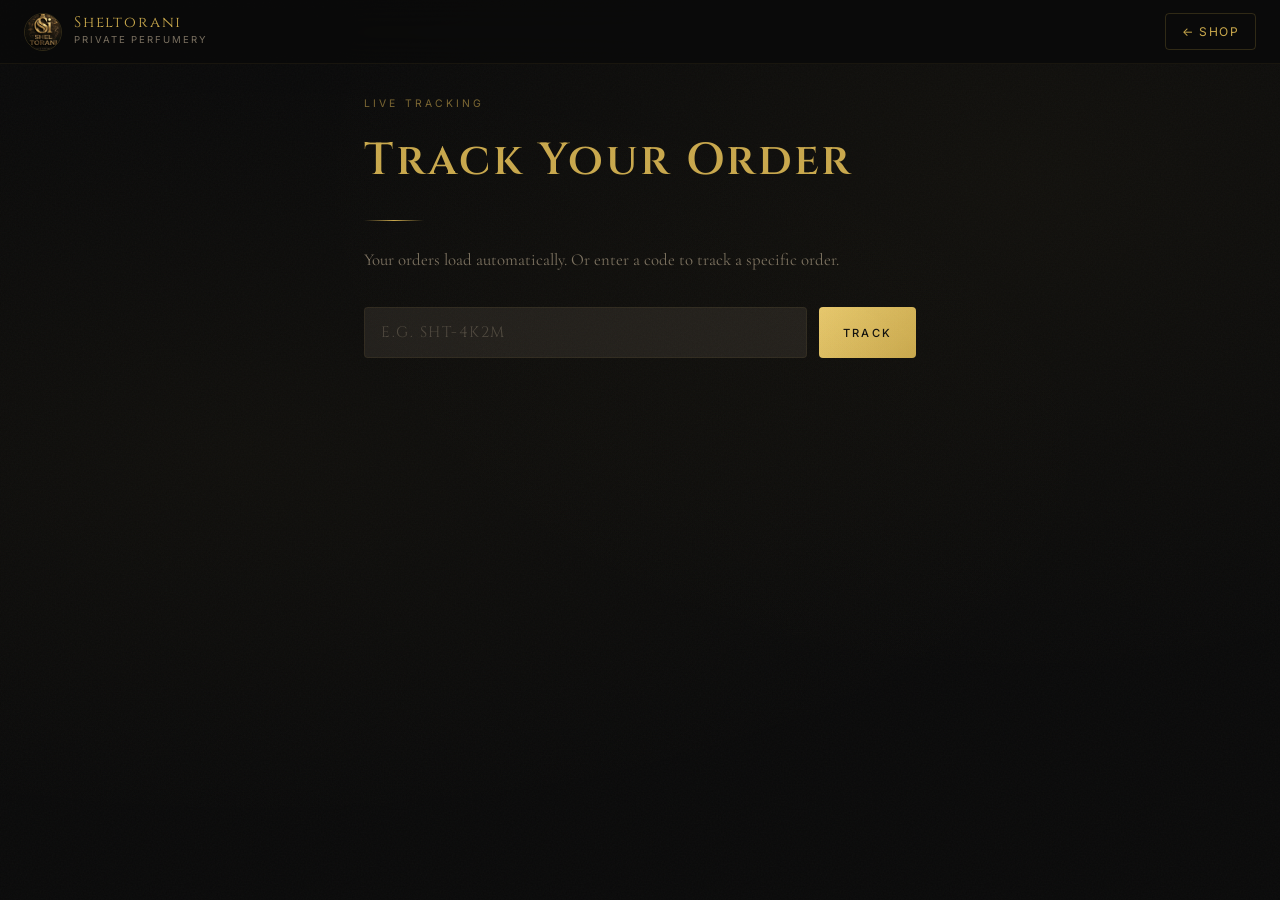
<file: track.html>
<!DOCTYPE html>
<html lang="en">
<head>
  <meta charset="UTF-8" />
  <meta name="viewport" content="width=device-width, initial-scale=1.0" />
  <title>Track Order — Sheltorani</title>
  <link rel="stylesheet" href="style.css" />
  <link rel="icon" type="image/png" href="logo.png" />
</head>
<body>
  <nav>
    <a href="index.html" class="nav-logo">
      <img src="logo.png" alt="Sheltorani" onerror="this.style.display='none'" />
      <div>
        <div class="nav-logo-text">Sheltorani</div>
        <div class="nav-logo-sub">Private Perfumery</div>
      </div>
    </a>
    <a href="index.html" class="nav-track-btn">← Shop</a>
  </nav>

  <div class="tracking-page" style="padding-top:96px">
    <div class="section-eyebrow">Live Tracking</div>
    <h1 style="font-size:clamp(1.8rem,6vw,2.8rem);color:var(--gold);font-family:var(--font-display);letter-spacing:0.06em">Track Your Order</h1>
    <div class="divider divider-left"></div>
    <p style="font-family:var(--font-serif);color:var(--text-muted)">Your orders load automatically. Or enter a code to track a specific order.</p>

    <div class="tracking-input-group">
      <input class="form-input" type="text" id="trackInput"
        placeholder="e.g. SHT-4K2M"
        style="text-transform:uppercase;letter-spacing:0.1em;font-family:var(--font-display)"
        oninput="this.value=this.value.toUpperCase()"
        onkeydown="if(event.key==='Enter')trackSingle()" />
      <button class="btn-gold" onclick="trackSingle()">Track</button>
    </div>

    <div id="myOrdersSection" style="display:none;margin-top:1.5rem">
      <div style="display:flex;align-items:center;justify-content:space-between;margin-bottom:0.75rem">
        <div style="font-size:0.7rem;letter-spacing:0.15em;text-transform:uppercase;color:var(--gold)">My Orders</div>
        <a href="#" onclick="clearAllOrders();return false;" style="font-size:0.75rem;color:var(--text-muted);text-decoration:none">Clear history →</a>
      </div>
    </div>

    <div id="trackResult"></div>
  </div>

  <div class="toast" id="toast"></div>

  <script src="data.js"></script>
  <script>
    const SCRIPT_URL = 'https://script.google.com/macros/s/AKfycbzV3auRoUQJshElYq-uOJdxCVmU6SCUWT5KtRzgYCBJW2NZABGhCL3JyKwPD4mkxPs/exec';

    const STATUSES = [
      { key: 'bottling',  icon: '🧴', label: 'Blending & Bottling', desc: 'Your fragrance is being carefully measured and bottled.' },
      { key: 'packaging', icon: '🎀', label: 'Ribbon & Packaging',  desc: 'Your order is being wrapped and prepared for dispatch.' },
      { key: 'delivery',  icon: '🛵', label: 'Out for Delivery',    desc: "We're on the way to your location on campus." },
      { key: 'delivered', icon: '✅', label: 'Delivered',           desc: 'Order complete. Enjoy your fragrance!' }
    ];

    function showToast(msg, isError=false) {
      const t = document.getElementById('toast');
      t.textContent = msg;
      t.className = 'toast show' + (isError?' error':'');
      setTimeout(() => t.className='toast', 3500);
    }

    function formatTime(iso) {
      return new Date(iso).toLocaleString('en-KE', { hour:'2-digit', minute:'2-digit', month:'short', day:'numeric' });
    }

    function buildOrderCard(order, refreshFn) {
      const currentIndex = STATUSES.findIndex(s => s.key === order.status);
      let timelineHTML = '';
      STATUSES.forEach((s, i) => {
        let state = i < currentIndex ? 'done' : i === currentIndex ? 'active' : 'pending';
        timelineHTML += `
          <li class="timeline-item ${state}">
            <div class="timeline-dot">${state==='done'?'✓':s.icon}</div>
            <div class="timeline-content">
              <div class="timeline-title">${s.label}</div>
              ${state==='active'?`<div class="timeline-time" style="color:var(--gold-dim);font-style:italic">${s.desc}</div>`:''}
              <div class="timeline-time">${state==='done'?'Completed':state==='active'?'<span style="color:var(--gold)">In progress now</span>':'Pending'}</div>
            </div>
          </li>`;
      });
      const statusColors = { bottling:'#c9a84c', packaging:'#c9a84c', delivery:'#4caf7c', delivered:'#4caf7c' };
      const statusColor = statusColors[order.status] || 'var(--gold)';
      const currentStatus = STATUSES[currentIndex];
      return `
        <div class="order-card fade-in" style="margin-bottom:1.5rem">
          <div class="order-card-header">
            <div class="order-id">${order.orderID}</div>
            <div class="order-meta">${order.perfume} · ${order.size}ml · KSh ${order.price}</div>
            <div style="margin-top:0.75rem">
              <span style="font-size:0.65rem;letter-spacing:0.15em;text-transform:uppercase;color:${statusColor};border:1px solid ${statusColor}44;background:${statusColor}11;padding:0.3rem 0.75rem;border-radius:20px">
                ${currentStatus?.icon} ${currentStatus?.label || order.status}
              </span>
            </div>
          </div>
          <div class="order-card-body">
            <ul class="timeline">${timelineHTML}</ul>
            <div style="margin-top:1.5rem;padding:1rem;background:var(--marble-3);border:1px solid var(--border-soft);border-radius:var(--radius);font-size:0.8rem;color:var(--text-muted)">
              <strong style="color:var(--gold)">Customer:</strong> ${order.name} · ${order.phone}<br/>
              <strong style="color:var(--gold)">Placed:</strong> ${formatTime(order.placedAt)}
            </div>
            ${order.status==='delivered'?`
              <div style="margin-top:1.5rem;text-align:center;padding:1rem">
                <div style="font-size:2rem;margin-bottom:0.5rem">🌟</div>
                <div style="font-family:var(--font-serif);font-style:italic;color:var(--cream);font-size:1rem">Enjoy your fragrance. Wear what they remember you by.</div>
              </div>`:`
              <button onclick="${refreshFn}" style="width:100%;margin-top:1rem;background:transparent;border:1px solid var(--border-soft);border-radius:var(--radius);padding:0.75rem;font-family:var(--font-body);font-size:0.7rem;letter-spacing:0.15em;text-transform:uppercase;color:var(--text-muted);cursor:pointer">
                🔄 Refresh Status
              </button>`}
            <p style="margin-top:1rem;font-size:0.78rem;color:var(--text-muted);text-align:center">
              Questions? <a href="https://wa.me/${SHELTORANI_CONFIG.whatsapp}" style="color:var(--gold);text-decoration:none">WhatsApp us →</a>
            </p>
          </div>
        </div>`;
    }

    // Track a single order typed in the input box
    async function trackSingle() {
      const raw   = document.getElementById('trackInput').value.trim().toUpperCase();
      const input = raw.startsWith('SHT-') ? raw : `SHT-${raw}`;
      const result = document.getElementById('trackResult');
      if (input.length < 8) { showToast('Enter a valid order code like SHT-4K2M', true); return; }
      result.innerHTML = `<div style="text-align:center;padding:2rem;color:var(--text-muted);font-family:var(--font-serif);font-style:italic">Fetching your order...</div>`;
      try {
        const res  = await fetch(`${SCRIPT_URL}?orderID=${input}`);
        const data = await res.json();
        if (!data.success) {
          result.innerHTML = `
            <div class="not-found fade-in">
              <span class="not-found-icon">✦</span>
              <h3>Order <strong style="color:var(--gold)">${input}</strong> not found</h3>
              <p style="font-size:0.8rem;color:var(--text-muted);margin-top:0.5rem;font-family:var(--font-serif)">Double-check your code — it starts with SHT- followed by 4 characters.</p>
            </div>`;
          return;
        }
        result.innerHTML = buildOrderCard(data.order, 'trackSingle()');
      } catch(e) {
        result.innerHTML = `<div class="not-found fade-in"><span class="not-found-icon">⚠️</span><h3 style="color:var(--text-muted)">Connection error. Please try again.</h3></div>`;
      }
    }

    // Load ALL saved orders for this customer
    async function loadAllMyOrders(orderCodes) {
      const result = document.getElementById('trackResult');
      result.innerHTML = `<div style="text-align:center;padding:2rem;color:var(--text-muted);font-family:var(--font-serif);font-style:italic">Loading your orders...</div>`;
      const cards = [];
      for (const code of orderCodes) {
        try {
          const res  = await fetch(`${SCRIPT_URL}?orderID=${code}`);
          const data = await res.json();
          if (data.success) cards.push(buildOrderCard(data.order, "loadAllMyOrders(JSON.parse(localStorage.getItem('sheltorani_orders')||'[]'))"));
        } catch(e) {}
      }
      if (cards.length === 0) {
        result.innerHTML = `<div class="not-found fade-in"><span class="not-found-icon">✦</span><h3 style="color:var(--text-muted)">No orders found. Enter your order code above.</h3></div>`;
      } else {
        result.innerHTML = cards.join('');
      }
    }

    function clearAllOrders() {
      localStorage.removeItem('sheltorani_orders');
      document.getElementById('myOrdersSection').style.display = 'none';
      document.getElementById('trackResult').innerHTML = '';
      showToast('Order history cleared');
    }

    // On page load — check for URL param or saved orders
    const params = new URLSearchParams(window.location.search);
    const autoId = params.get('id');
    if (autoId) {
      document.getElementById('trackInput').value = autoId;
      trackSingle();
    } else {
      const savedOrders = JSON.parse(localStorage.getItem('sheltorani_orders') || '[]');
      if (savedOrders.length > 0) {
        document.getElementById('myOrdersSection').style.display = 'block';
        loadAllMyOrders(savedOrders);
      }
    }
  </script>
</body>
</html>
</file>
<file: style.css>
/* ============================================
   SHELTORANI — PRIVATE PERFUMERY
   Dark marble · Gold · Premium
   ============================================ */

@import url('https://fonts.googleapis.com/css2?family=Cormorant+Garamond:ital,wght@0,300;0,400;0,600;1,300;1,400&family=Cinzel:wght@400;600&family=Inter:wght@300;400;500&display=swap');

/* ── TOKENS ─────────────────────────────── */
:root {
  --black:       #0a0a0a;
  --marble:      #111111;
  --marble-2:    #161616;
  --marble-3:    #1e1c1a;
  --gold:        #c9a84c;
  --gold-light:  #e8c96d;
  --gold-dim:    #7a6530;
  --gold-glow:   rgba(201,168,76,0.15);
  --cream:       #f0e6c8;
  --white:       #ffffff;
  --text-muted:  #7a7060;
  --text-body:   #c8bfa8;
  --border:      rgba(201,168,76,0.2);
  --border-soft: rgba(201,168,76,0.08);

  --font-display: 'Cinzel', serif;
  --font-serif:   'Cormorant Garamond', serif;
  --font-body:    'Inter', sans-serif;

  --radius:    4px;
  --radius-lg: 8px;
  --transition: 0.3s cubic-bezier(0.4,0,0.2,1);
}

/* ── RESET ──────────────────────────────── */
*, *::before, *::after { box-sizing: border-box; margin: 0; padding: 0; }
html { scroll-behavior: smooth; }
body {
  background-color: var(--black);
  color: var(--text-body);
  font-family: var(--font-body);
  font-size: 15px;
  line-height: 1.6;
  -webkit-font-smoothing: antialiased;
  overflow-x: hidden;
}

/* ── MARBLE TEXTURE OVERLAY ─────────────── */
body::before {
  content: '';
  position: fixed;
  inset: 0;
  background-image:
    radial-gradient(ellipse at 20% 50%, rgba(201,168,76,0.03) 0%, transparent 60%),
    radial-gradient(ellipse at 80% 20%, rgba(201,168,76,0.04) 0%, transparent 50%),
    url("data:image/svg+xml,%3Csvg xmlns='http://www.w3.org/2000/svg' width='400' height='400'%3E%3Cfilter id='n'%3E%3CfeTurbulence type='fractalNoise' baseFrequency='0.65' numOctaves='3' stitchTiles='stitch'/%3E%3C/filter%3E%3Crect width='400' height='400' filter='url(%23n)' opacity='0.03'/%3E%3C/svg%3E");
  pointer-events: none;
  z-index: 0;
}

/* ── TYPOGRAPHY ─────────────────────────── */
h1, h2, h3 { font-family: var(--font-display); color: var(--gold); letter-spacing: 0.08em; font-weight: 600; }
h4, h5 { font-family: var(--font-serif); color: var(--cream); font-weight: 400; }
p { font-family: var(--font-serif); font-size: 1.05rem; line-height: 1.75; }

.serif { font-family: var(--font-serif); }
.gold  { color: var(--gold); }
.muted { color: var(--text-muted); font-size: 0.8rem; letter-spacing: 0.1em; text-transform: uppercase; }

/* ── GOLD DIVIDER ───────────────────────── */
.divider {
  width: 60px; height: 1px;
  background: linear-gradient(90deg, transparent, var(--gold), transparent);
  margin: 1.5rem auto;
}
.divider-left { margin-left: 0; }

/* ── NAVIGATION ─────────────────────────── */
nav {
  position: fixed; top: 0; left: 0; right: 0;
  z-index: 100;
  background: rgba(10,10,10,0.92);
  backdrop-filter: blur(20px);
  border-bottom: 1px solid var(--border-soft);
  padding: 0 1.5rem;
  height: 64px;
  display: flex; align-items: center; justify-content: space-between;
}
.nav-logo {
  display: flex; align-items: center; gap: 0.75rem;
  text-decoration: none;
}
.nav-logo img {
  height: 38px; width: 38px;
  border-radius: 50%;
  object-fit: cover;
  border: 1px solid var(--border);
}
.nav-logo-text {
  font-family: var(--font-display);
  font-size: 0.95rem;
  color: var(--gold);
  letter-spacing: 0.12em;
  line-height: 1.1;
}
.nav-logo-sub {
  font-family: var(--font-body);
  font-size: 0.6rem;
  color: var(--text-muted);
  letter-spacing: 0.2em;
  text-transform: uppercase;
}
.nav-track-btn {
  font-family: var(--font-body);
  font-size: 0.75rem;
  letter-spacing: 0.12em;
  text-transform: uppercase;
  color: var(--gold);
  border: 1px solid var(--border);
  background: transparent;
  padding: 0.5rem 1rem;
  border-radius: var(--radius);
  cursor: pointer;
  text-decoration: none;
  transition: var(--transition);
}
.nav-track-btn:hover { background: var(--gold-glow); }

/* ── HERO ───────────────────────────────── */
.hero {
  position: relative;
  min-height: 100svh;
  display: flex; flex-direction: column;
  align-items: center; justify-content: center;
  text-align: center;
  padding: 7rem 2rem 4rem;
  overflow: hidden;
}
.hero-bg {
  position: absolute; inset: 0;
  background:
    radial-gradient(ellipse at 50% 0%, rgba(201,168,76,0.08) 0%, transparent 60%),
    radial-gradient(ellipse at 50% 100%, rgba(201,168,76,0.04) 0%, transparent 50%);
}
.hero-logo {
  width: min(220px, 60vw);
  margin-bottom: 2rem;
  animation: fadeUp 1.2s ease both;
  filter: drop-shadow(0 0 40px rgba(201,168,76,0.2));
}
.hero-title {
  font-size: clamp(2.2rem, 8vw, 4rem);
  line-height: 1;
  animation: fadeUp 1.2s 0.2s ease both;
  background: linear-gradient(135deg, var(--gold-light), var(--gold), var(--gold-dim));
  -webkit-background-clip: text;
  -webkit-text-fill-color: transparent;
  background-clip: text;
}
.hero-subtitle {
  font-family: var(--font-body);
  font-size: 0.7rem;
  letter-spacing: 0.35em;
  text-transform: uppercase;
  color: var(--text-muted);
  margin-top: 0.5rem;
  animation: fadeUp 1.2s 0.35s ease both;
}
.hero-tagline {
  font-family: var(--font-serif);
  font-size: clamp(1rem, 3vw, 1.3rem);
  font-style: italic;
  color: var(--cream);
  opacity: 0.7;
  margin-top: 1.5rem;
  animation: fadeUp 1.2s 0.5s ease both;
}
.hero-cta {
  margin-top: 2.5rem;
  animation: fadeUp 1.2s 0.65s ease both;
}
.btn-gold {
  display: inline-block;
  font-family: var(--font-body);
  font-size: 0.72rem;
  letter-spacing: 0.2em;
  text-transform: uppercase;
  color: var(--black);
  background: linear-gradient(135deg, var(--gold-light), var(--gold));
  padding: 0.85rem 2.2rem;
  border: none;
  border-radius: var(--radius);
  cursor: pointer;
  text-decoration: none;
  transition: var(--transition);
  font-weight: 500;
}
.btn-gold:hover {
  transform: translateY(-2px);
  box-shadow: 0 8px 30px rgba(201,168,76,0.35);
}
.btn-outline {
  display: inline-block;
  font-family: var(--font-body);
  font-size: 0.72rem;
  letter-spacing: 0.2em;
  text-transform: uppercase;
  color: var(--gold);
  background: transparent;
  padding: 0.85rem 2.2rem;
  border: 1px solid var(--border);
  border-radius: var(--radius);
  cursor: pointer;
  text-decoration: none;
  transition: var(--transition);
}
.btn-outline:hover { background: var(--gold-glow); }

/* ── SCROLL INDICATOR ───────────────────── */
.scroll-indicator {
  position: absolute; bottom: 2rem; left: 50%; transform: translateX(-50%);
  display: flex; flex-direction: column; align-items: center; gap: 0.4rem;
  animation: fadeUp 1.2s 1s ease both;
  opacity: 0.4;
}
.scroll-indicator span { font-size: 0.6rem; letter-spacing: 0.2em; text-transform: uppercase; color: var(--gold); }
.scroll-line {
  width: 1px; height: 40px;
  background: linear-gradient(to bottom, var(--gold), transparent);
  animation: scrollPulse 2s infinite;
}

/* ── SECTION ────────────────────────────── */
section { position: relative; z-index: 1; }
.section-header { text-align: center; padding: 5rem 1.5rem 3rem; }
.section-header h2 { font-size: clamp(1.6rem, 5vw, 2.4rem); }
.section-eyebrow {
  font-family: var(--font-body);
  font-size: 0.65rem;
  letter-spacing: 0.3em;
  text-transform: uppercase;
  color: var(--gold-dim);
  margin-bottom: 0.75rem;
}

/* ── PERFUME GRID ───────────────────────── */
.catalog {
  padding: 0 1.25rem 5rem;
  max-width: 900px;
  margin: 0 auto;
}
.perfume-grid {
  display: grid;
  grid-template-columns: repeat(auto-fill, minmax(260px, 1fr));
  gap: 1.25rem;
}
.perfume-card {
  background: var(--marble-2);
  border: 1px solid var(--border-soft);
  border-radius: var(--radius-lg);
  overflow: hidden;
  cursor: pointer;
  transition: var(--transition);
  text-decoration: none;
  display: block;
  position: relative;
}
.perfume-card:hover {
  transform: translateY(-4px);
  border-color: var(--border);
  box-shadow: 0 16px 48px rgba(0,0,0,0.5), 0 0 0 1px rgba(201,168,76,0.1);
}
.perfume-card-accent {
  height: 3px;
  background: linear-gradient(90deg, var(--gold-dim), var(--gold-light));
}
.perfume-card-body { padding: 1.5rem; }
.perfume-card-brand {
  font-size: 0.6rem;
  letter-spacing: 0.25em;
  text-transform: uppercase;
  color: var(--text-muted);
  margin-bottom: 0.35rem;
}
.perfume-card-name {
  font-family: var(--font-display);
  font-size: 1.35rem;
  color: var(--gold);
  letter-spacing: 0.06em;
  line-height: 1.2;
}
.perfume-card-mood {
  font-size: 0.7rem;
  color: var(--text-muted);
  margin-top: 0.4rem;
  letter-spacing: 0.05em;
}
.perfume-card-desc {
  font-family: var(--font-serif);
  font-size: 0.92rem;
  color: var(--text-body);
  margin-top: 0.75rem;
  line-height: 1.6;
  display: -webkit-box;
  -webkit-line-clamp: 3;
  -webkit-box-orient: vertical;
  overflow: hidden;
}
.perfume-card-footer {
  padding: 1rem 1.5rem;
  border-top: 1px solid var(--border-soft);
  display: flex; align-items: center; justify-content: space-between;
}
.perfume-card-price {
  font-family: var(--font-serif);
  font-size: 0.85rem;
  color: var(--gold);
}
.perfume-card-arrow {
  font-size: 0.7rem;
  letter-spacing: 0.15em;
  text-transform: uppercase;
  color: var(--text-muted);
}

/* ── HOW IT WORKS ───────────────────────── */
.how-it-works {
  background: var(--marble-2);
  border-top: 1px solid var(--border-soft);
  border-bottom: 1px solid var(--border-soft);
  padding: 5rem 1.5rem;
}
.steps-grid {
  display: grid;
  grid-template-columns: repeat(auto-fit, minmax(200px, 1fr));
  gap: 2rem;
  max-width: 800px;
  margin: 0 auto;
  text-align: center;
}
.step-icon {
  font-size: 2rem;
  margin-bottom: 1rem;
  display: block;
}
.step-title {
  font-family: var(--font-display);
  font-size: 0.85rem;
  color: var(--gold);
  letter-spacing: 0.1em;
  margin-bottom: 0.5rem;
}
.step-desc {
  font-family: var(--font-serif);
  font-size: 0.9rem;
  color: var(--text-muted);
  line-height: 1.6;
}

/* ── FOOTER ─────────────────────────────── */
footer {
  background: var(--black);
  border-top: 1px solid var(--border-soft);
  padding: 3rem 1.5rem;
  text-align: center;
}
.footer-logo {
  font-family: var(--font-display);
  font-size: 1.2rem;
  color: var(--gold);
  letter-spacing: 0.15em;
  margin-bottom: 0.5rem;
}
.footer-sub {
  font-size: 0.65rem;
  letter-spacing: 0.25em;
  text-transform: uppercase;
  color: var(--text-muted);
  margin-bottom: 2rem;
}
.footer-links {
  display: flex; gap: 2rem; justify-content: center; flex-wrap: wrap;
  margin-bottom: 2rem;
}
.footer-links a {
  font-size: 0.7rem;
  letter-spacing: 0.15em;
  text-transform: uppercase;
  color: var(--text-muted);
  text-decoration: none;
  transition: color var(--transition);
}
.footer-links a:hover { color: var(--gold); }
.footer-copy { font-size: 0.7rem; color: var(--text-muted); opacity: 0.5; }

/* ── PERFUME PAGE ───────────────────────── */
.perfume-page { padding-top: 64px; min-height: 100svh; }
.perfume-hero {
  padding: 4rem 1.5rem 3rem;
  max-width: 700px;
  margin: 0 auto;
}
.back-btn {
  display: inline-flex; align-items: center; gap: 0.5rem;
  font-size: 0.7rem; letter-spacing: 0.15em; text-transform: uppercase;
  color: var(--text-muted); text-decoration: none;
  transition: color var(--transition);
  margin-bottom: 2.5rem;
}
.back-btn:hover { color: var(--gold); }
.perfume-eyebrow {
  font-size: 0.65rem; letter-spacing: 0.3em; text-transform: uppercase;
  color: var(--gold-dim); margin-bottom: 0.5rem;
}
.perfume-title {
  font-size: clamp(2.5rem, 8vw, 4rem);
  color: var(--gold);
  line-height: 1;
  margin-bottom: 0.5rem;
}
.perfume-mood-tag {
  display: inline-block;
  font-size: 0.65rem; letter-spacing: 0.15em; text-transform: uppercase;
  color: var(--text-muted);
  border: 1px solid var(--border-soft);
  padding: 0.3rem 0.75rem;
  border-radius: 20px;
  margin-bottom: 1.5rem;
}
.perfume-description {
  font-family: var(--font-serif);
  font-size: 1.15rem;
  font-style: italic;
  color: var(--cream);
  line-height: 1.8;
  margin-bottom: 2rem;
  opacity: 0.85;
}
.notes-grid {
  display: grid;
  grid-template-columns: repeat(3, 1fr);
  gap: 1rem;
  margin-bottom: 3rem;
}
.note-item {
  background: var(--marble-2);
  border: 1px solid var(--border-soft);
  border-radius: var(--radius);
  padding: 1rem;
  text-align: center;
}
.note-label { font-size: 0.6rem; letter-spacing: 0.2em; text-transform: uppercase; color: var(--gold-dim); margin-bottom: 0.4rem; }
.note-value { font-family: var(--font-serif); font-size: 0.85rem; color: var(--text-body); line-height: 1.5; }

/* ── ORDER FORM ─────────────────────────── */
.order-section {
  background: var(--marble-2);
  border-top: 1px solid var(--border-soft);
  padding: 3rem 1.5rem 5rem;
}
.order-inner { max-width: 500px; margin: 0 auto; }
.order-title {
  font-family: var(--font-display);
  font-size: 1.4rem;
  color: var(--gold);
  letter-spacing: 0.08em;
  margin-bottom: 0.4rem;
}
.order-subtitle {
  font-family: var(--font-serif);
  font-size: 0.95rem;
  color: var(--text-muted);
  margin-bottom: 2rem;
}

/* Size selector */
.size-grid {
  display: grid;
  grid-template-columns: repeat(4, 1fr);
  gap: 0.75rem;
  margin-bottom: 2rem;
}
.size-btn {
  background: var(--marble-3);
  border: 1px solid var(--border-soft);
  border-radius: var(--radius);
  padding: 0.9rem 0.5rem;
  cursor: pointer;
  text-align: center;
  transition: var(--transition);
  position: relative;
  overflow: hidden;
}
.size-btn:hover { border-color: var(--border); }
.size-btn.active {
  border-color: var(--gold);
  background: var(--gold-glow);
}
.size-ml {
  font-family: var(--font-display);
  font-size: 1.1rem;
  color: var(--gold);
  display: block;
}
.size-price {
  font-size: 0.7rem;
  color: var(--text-muted);
  letter-spacing: 0.05em;
  display: block;
  margin-top: 0.2rem;
}

/* Price display */
.price-display {
  background: var(--marble-3);
  border: 1px solid var(--border);
  border-radius: var(--radius);
  padding: 1.25rem 1.5rem;
  margin-bottom: 2rem;
  display: flex; align-items: center; justify-content: space-between;
}
.price-label { font-size: 0.7rem; letter-spacing: 0.15em; text-transform: uppercase; color: var(--text-muted); }
.price-amount {
  font-family: var(--font-serif);
  font-size: 1.8rem;
  color: var(--gold);
  font-weight: 600;
}
.price-note { font-size: 0.65rem; color: var(--text-muted); margin-top: 0.2rem; }

/* Form fields */
.form-group { margin-bottom: 1.25rem; }
.form-label {
  display: block;
  font-size: 0.65rem; letter-spacing: 0.2em; text-transform: uppercase;
  color: var(--gold-dim);
  margin-bottom: 0.5rem;
}
.form-input {
  width: 100%;
  background: var(--marble-3);
  border: 1px solid var(--border-soft);
  border-radius: var(--radius);
  padding: 0.9rem 1rem;
  color: var(--cream);
  font-family: var(--font-body);
  font-size: 0.95rem;
  transition: border-color var(--transition);
  outline: none;
  -webkit-appearance: none;
}
.form-input::placeholder { color: var(--text-muted); opacity: 0.5; }
.form-input:focus { border-color: var(--gold); }

/* Submit */
.submit-btn {
  width: 100%;
  background: linear-gradient(135deg, var(--gold-light), var(--gold));
  color: var(--black);
  border: none;
  border-radius: var(--radius);
  padding: 1.1rem;
  font-family: var(--font-body);
  font-size: 0.75rem;
  letter-spacing: 0.2em;
  text-transform: uppercase;
  font-weight: 600;
  cursor: pointer;
  transition: var(--transition);
  margin-top: 0.75rem;
}
.submit-btn:hover { transform: translateY(-2px); box-shadow: 0 8px 30px rgba(201,168,76,0.35); }
.submit-btn:disabled { opacity: 0.5; cursor: not-allowed; transform: none; }

.delivery-badge {
  margin-top: 1rem;
  display: flex; align-items: center; gap: 0.5rem;
  font-size: 0.72rem; color: var(--text-muted);
}
.delivery-dot { width: 6px; height: 6px; border-radius: 50%; background: var(--gold); flex-shrink: 0; }

/* ── TRACKING PAGE ──────────────────────── */
.tracking-page { padding: 5rem 1.5rem; max-width: 600px; margin: 0 auto; }
.tracking-input-group {
  display: flex; gap: 0.75rem;
  margin: 2rem 0;
}
.tracking-input-group .form-input { flex: 1; }
.tracking-input-group .btn-gold {
  flex-shrink: 0;
  padding: 0.85rem 1.5rem;
  font-size: 0.7rem;
  border-radius: var(--radius);
}

/* Order status card */
.order-card {
  background: var(--marble-2);
  border: 1px solid var(--border);
  border-radius: var(--radius-lg);
  overflow: hidden;
  margin-top: 2rem;
  animation: fadeUp 0.5s ease both;
}
.order-card-header {
  background: linear-gradient(135deg, var(--marble-3), var(--marble-2));
  padding: 1.5rem;
  border-bottom: 1px solid var(--border-soft);
}
.order-id { font-family: var(--font-display); font-size: 1.4rem; color: var(--gold); }
.order-meta { font-size: 0.75rem; color: var(--text-muted); margin-top: 0.3rem; }
.order-card-body { padding: 1.5rem; }

/* Timeline */
.timeline { list-style: none; position: relative; }
.timeline::before {
  content: ''; position: absolute;
  left: 15px; top: 8px; bottom: 8px;
  width: 1px; background: var(--border-soft);
}
.timeline-item {
  display: flex; gap: 1.25rem;
  padding: 0.9rem 0;
  position: relative;
}
.timeline-dot {
  width: 30px; height: 30px;
  border-radius: 50%;
  border: 1px solid var(--border-soft);
  background: var(--marble-3);
  display: flex; align-items: center; justify-content: center;
  flex-shrink: 0;
  font-size: 0.9rem;
  position: relative; z-index: 1;
  transition: var(--transition);
}
.timeline-item.done .timeline-dot {
  border-color: var(--gold);
  background: var(--gold-glow);
}
.timeline-item.active .timeline-dot {
  border-color: var(--gold-light);
  background: rgba(201,168,76,0.25);
  box-shadow: 0 0 12px rgba(201,168,76,0.3);
  animation: pulse 2s infinite;
}
.timeline-content { flex: 1; padding-top: 0.2rem; }
.timeline-title {
  font-family: var(--font-body);
  font-size: 0.85rem;
  color: var(--cream);
  font-weight: 500;
}
.timeline-item.done .timeline-title { color: var(--gold); }
.timeline-item.pending .timeline-title { color: var(--text-muted); }
.timeline-time { font-size: 0.7rem; color: var(--text-muted); margin-top: 0.15rem; }

/* ── CONFIRMATION PAGE ──────────────────── */
.confirm-page {
  min-height: 100svh;
  display: flex; flex-direction: column;
  align-items: center; justify-content: center;
  padding: 2rem 1.5rem;
  text-align: center;
}
.confirm-icon {
  width: 80px; height: 80px;
  border-radius: 50%;
  border: 1px solid var(--gold);
  background: var(--gold-glow);
  display: flex; align-items: center; justify-content: center;
  font-size: 2rem;
  margin: 0 auto 2rem;
  animation: scaleIn 0.6s cubic-bezier(0.34,1.56,0.64,1) both;
}
.confirm-title { font-size: 2rem; color: var(--gold); margin-bottom: 0.5rem; }
.confirm-code {
  font-family: var(--font-display);
  font-size: 2.5rem;
  color: var(--gold-light);
  letter-spacing: 0.2em;
  background: var(--marble-2);
  border: 1px solid var(--border);
  border-radius: var(--radius);
  padding: 1rem 2rem;
  margin: 1.5rem 0;
  display: inline-block;
}
.confirm-desc {
  font-family: var(--font-serif);
  font-size: 1rem;
  color: var(--text-muted);
  max-width: 360px;
  line-height: 1.7;
  margin: 0 auto 2rem;
}
.confirm-actions { display: flex; gap: 1rem; flex-wrap: wrap; justify-content: center; }

/* ── NOT FOUND ──────────────────────────── */
.not-found {
  background: var(--marble-2);
  border: 1px solid var(--border-soft);
  border-radius: var(--radius-lg);
  padding: 3rem 2rem;
  text-align: center;
  margin-top: 2rem;
}
.not-found-icon { font-size: 2.5rem; margin-bottom: 1rem; display: block; opacity: 0.4; }
.not-found h3 { font-size: 1rem; color: var(--text-muted); font-weight: 400; }

/* ── ANIMATIONS ─────────────────────────── */
@keyframes fadeUp {
  from { opacity: 0; transform: translateY(20px); }
  to   { opacity: 1; transform: translateY(0); }
}
@keyframes scaleIn {
  from { opacity: 0; transform: scale(0.5); }
  to   { opacity: 1; transform: scale(1); }
}
@keyframes pulse {
  0%, 100% { box-shadow: 0 0 12px rgba(201,168,76,0.3); }
  50% { box-shadow: 0 0 24px rgba(201,168,76,0.6); }
}
@keyframes scrollPulse {
  0%, 100% { opacity: 1; }
  50% { opacity: 0.2; }
}

.fade-in { animation: fadeUp 0.6s ease both; }

/* ── TOAST ──────────────────────────────── */
.toast {
  position: fixed; bottom: 2rem; left: 50%; transform: translateX(-50%) translateY(100px);
  background: var(--marble-2);
  border: 1px solid var(--border);
  border-radius: var(--radius);
  padding: 1rem 1.5rem;
  font-size: 0.85rem;
  color: var(--cream);
  z-index: 999;
  transition: transform 0.4s cubic-bezier(0.34,1.56,0.64,1);
  white-space: nowrap;
}
.toast.show { transform: translateX(-50%) translateY(0); }
.toast.error { border-color: rgba(200,80,80,0.4); }

/* ── UTILITY ────────────────────────────── */
.hidden { display: none !important; }
.mt-1 { margin-top: 0.5rem; }
.mt-2 { margin-top: 1rem; }
.mt-3 { margin-top: 1.5rem; }
.text-center { text-align: center; }

/* ── RESPONSIVE ─────────────────────────── */
@media (max-width: 480px) {
  .notes-grid { grid-template-columns: 1fr; }
  .size-grid { grid-template-columns: repeat(2, 1fr); }
  .tracking-input-group { flex-direction: column; }
  .confirm-actions { flex-direction: column; align-items: center; }
}
</file>
